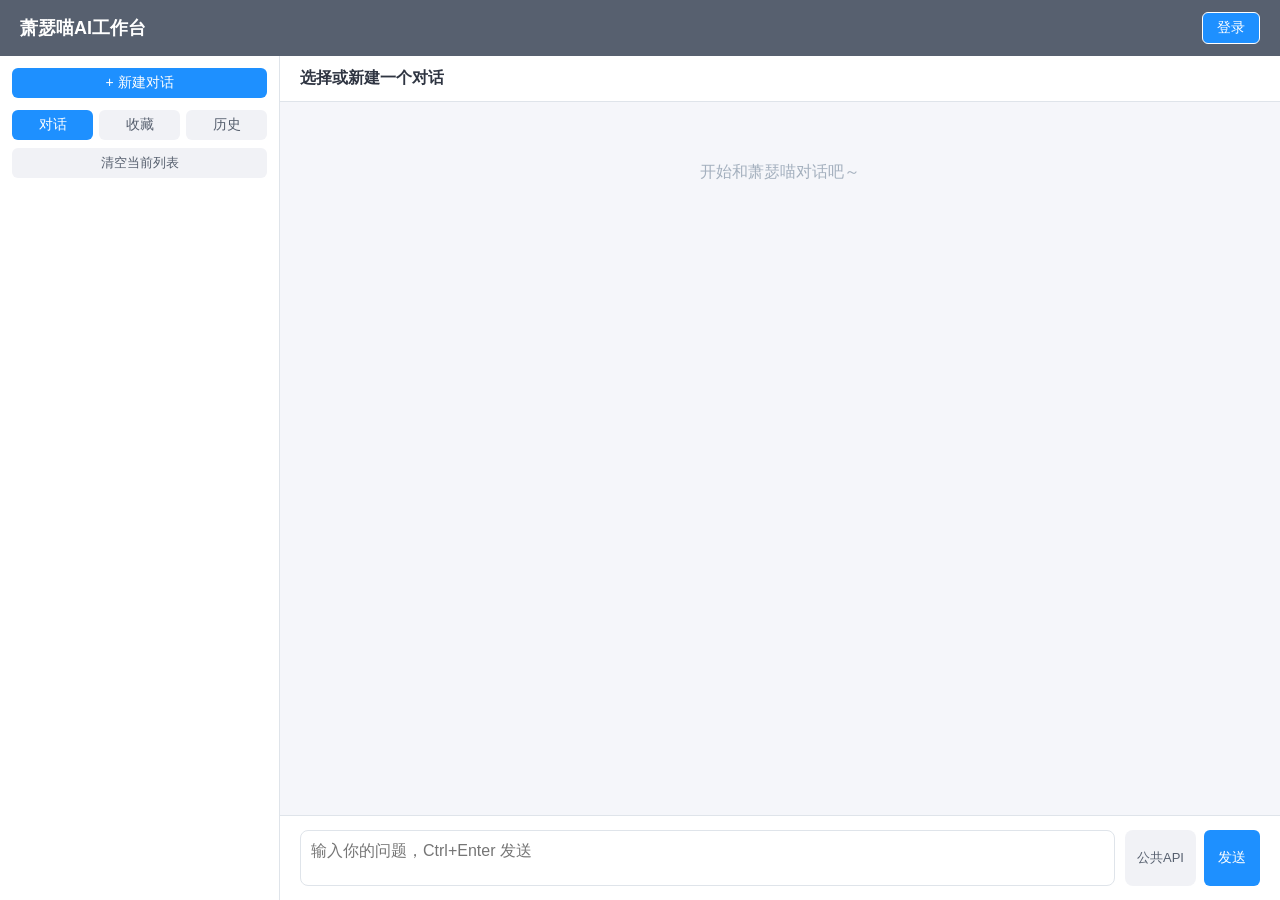
<file: xiaosemiao_ai/html/index.html>
<!DOCTYPE html>
<html lang="zh-CN">
<head>
<meta charset="UTF-8">
<meta name="viewport" content="width=device-width, initial-scale=1.0, maximum-scale=1.0, user-scalable=no">
<title>萧瑟喵AI工作台</title>
<style>
  * { box-sizing: border-box; margin: 0; padding: 0; }
  body { font-family: "Microsoft YaHei", "PingFang SC", sans-serif; background: #f5f6fa; color: #2f3542; }
  #app { display: flex; height: 100vh; flex-direction: column; }
  header { display: flex; align-items: center; justify-content: space-between; padding: 12px 20px;
           background: #57606f; color: #fff; }
  header h1 { font-size: 18px; }
  #user-bar { display: flex; align-items: center; gap: 12px; font-size: 14px; }
  .avatar { width: 36px; height: 36px; border-radius: 50%; overflow: hidden; background: #1e90ff;
            color: #fff; cursor: pointer; flex: none; }
  .avatar img { width: 100%; height: 100%; object-fit: cover; display: none; }
  .avatar span { display: none; align-items: center; justify-content: center; width: 100%; height: 100%;
                 font-size: 16px; font-weight: bold; }
  button { cursor: pointer; border: none; border-radius: 6px; padding: 6px 14px; font-size: 14px; }
  button.primary { background: #1e90ff; color: #fff; }
  button.danger { background: #ff4757; color: #fff; }
  button.ghost { background: transparent; color: #fff; border: 1px solid #fff; }
  button.ghost-dark { background: #f1f2f6; color: #57606f; }
  button.ghost-dark:hover { background: #dfe4ea; }
  button:disabled { opacity: .6; cursor: not-allowed; }
  main { flex: 1; display: flex; overflow: hidden; }
  aside { width: 280px; background: #fff; border-right: 1px solid #dfe4ea; display: flex; flex-direction: column; }
  #new-chat { margin: 12px; background: #1e90ff; color: #fff; }
  #tabs { display: flex; padding: 0 12px; gap: 6px; }
  #tabs button { flex: 1; background: #f1f2f6; color: #57606f; }
  #tabs button.active { background: #1e90ff; color: #fff; }
  #list-toolbar { padding: 8px 12px 4px; }
  #clear-btn { width: 100%; background: #f1f2f6; color: #57606f; font-size: 13px; }
  #clear-btn:hover { background: #ff4757; color: #fff; }
  #side-list { flex: 1; overflow-y: auto; padding: 8px; list-style: none; }
  #side-list li { display: flex; align-items: center; padding: 10px; border-radius: 6px; cursor: pointer;
                  border-bottom: 1px solid #f1f2f6; }
  #side-list li:hover { background: #f1f2f6; }
  #side-list li.empty { display: block; text-align: center; color: #a4b0be; cursor: default; }
  .side-text { flex: 1; min-width: 0; }
  .side-text .meta { font-size: 12px; color: #a4b0be; margin-top: 4px; }
  .side-del { flex: none; background: transparent; color: #a4b0be; font-size: 18px; line-height: 1;
              padding: 2px 8px; border-radius: 4px; }
  .side-del:hover { background: #ff4757; color: #fff; }
  .side-edit { flex: none; background: transparent; color: #a4b0be; font-size: 14px; line-height: 1;
               padding: 2px 8px; border-radius: 4px; }
  .side-edit:hover { background: #1e90ff; color: #fff; }
  #chat-panel { flex: 1; display: flex; flex-direction: column; }
  #chat-title { padding: 12px 20px; background: #fff; border-bottom: 1px solid #dfe4ea; display: flex;
                align-items: center; justify-content: space-between; }
  .title-wrap { display: flex; align-items: center; gap: 8px; min-width: 0; }
  .title-wrap strong { overflow: hidden; text-overflow: ellipsis; white-space: nowrap; }
  .back-btn { display: none; background: transparent; color: #57606f; font-size: 22px; line-height: 1;
              padding: 2px 10px; border-radius: 4px; }
  .back-btn:hover { background: #dfe4ea; }
  .title-rename { background: transparent; color: #a4b0be; font-size: 15px; padding: 2px 8px; border-radius: 4px; }
  .title-rename:hover { background: #1e90ff; color: #fff; }
  .title-actions { display: flex; align-items: center; gap: 8px; position: relative; }
  .title-role { background: transparent; color: #a4b0be; font-size: 17px; padding: 2px 8px; border-radius: 4px;
                line-height: 1.2; }
  .title-role:hover { background: #1e90ff; color: #fff; }
  .title-role.active { color: #1e90ff; }
  .role-menu { position: absolute; top: calc(100% + 8px); right: 0; background: #fff; border: 1px solid #dfe4ea;
               border-radius: 8px; box-shadow: 0 4px 14px rgba(0,0,0,.12); min-width: 150px; padding: 4px; z-index: 70; }
  .role-menu-item { padding: 10px 14px; font-size: 14px; color: #2f3542; cursor: pointer; border-radius: 6px; }
  .role-menu-item:hover { background: #f1f2f6; color: #1e90ff; }
  .user-menu { position: absolute; top: calc(100% + 8px); right: 0; background: #fff; border: 1px solid #dfe4ea;
               border-radius: 8px; box-shadow: 0 4px 14px rgba(0,0,0,.12); min-width: 170px; padding: 4px; z-index: 70; }
  .user-menu-item { padding: 10px 14px; font-size: 14px; color: #2f3542; cursor: pointer; border-radius: 6px;
                    display: flex; align-items: center; gap: 8px; }
  .user-menu-item:hover { background: #f1f2f6; color: #1e90ff; }
  .user-menu-item .menu-icon { font-size: 15px; width: 18px; text-align: center; color: #a4b0be; }
  #user-bar { position: relative; }
  .input-actions { position: relative; display: flex; align-items: stretch; gap: 8px; }
  .model-picker { position: relative; display: flex; align-items: stretch; gap: 6px; }
  .model-preview-btn { background: #f1f2f6; color: #57606f; border-radius: 8px; padding: 0 12px;
                       max-width: 170px; font-size: 13px; overflow: hidden; }
  .model-preview-btn span { display: block; overflow: hidden; text-overflow: ellipsis; white-space: nowrap; }
  .model-preview-btn:hover { background: #dfe4ea; }
  .ds-caret { width: 34px; background: #eef5ff; color: #1e90ff; border-radius: 8px; padding: 0;
              font-size: 12px; line-height: 1; }
  .ds-caret:hover { background: #1e90ff; color: #fff; }
  .model-menu { position: absolute; bottom: calc(100% + 8px); right: 0; background: #fff; border: 1px solid #dfe4ea;
                border-radius: 8px; box-shadow: 0 4px 14px rgba(0,0,0,.12); min-width: 240px; max-width: 80vw;
                padding: 4px; z-index: 70; }
  .model-menu-item { padding: 10px 12px; border-radius: 6px; cursor: pointer; }
  .model-menu-item:hover { background: #f1f2f6; }
  .model-menu-item.active { background: #eef5ff; }
  .model-menu-item .model-name { font-size: 14px; color: #2f3542; font-weight: bold; }
  .model-menu-item.active .model-name { color: #1e90ff; }
  .model-menu-item .model-detail { font-size: 12px; color: #a4b0be; margin-top: 2px; word-break: break-all; }
  .model-menu-item + .model-menu-item { border-top: 1px solid #f1f2f6; margin-top: 2px; padding-top: 8px; }
  #ds-model-menu { min-width: 220px; }
  .card textarea { width: 100%; padding: 10px; border: 1px solid #dfe4ea; border-radius: 8px; font-size: 14px;
                   font-family: inherit; resize: vertical; min-height: 120px; margin-bottom: 12px; }
  .role-tip { font-size: 12px; color: #a4b0be; margin-bottom: 12px; line-height: 1.5; }
  #messages { flex: 1; overflow-y: auto; padding: 20px; }
  .msg { max-width: 70%; margin-bottom: 14px; padding: 10px 14px; border-radius: 10px; line-height: 1.6;
         white-space: pre-wrap; word-break: break-word; }
  .msg.user { background: #1e90ff; color: #fff; margin-left: auto; width: fit-content; }
  .msg.assistant { background: #fff; border: 1px solid #dfe4ea; }
  .msg.error { background: #ffebee; color: #c0392b; border: 1px solid #f5c6cb; }
  #input-row { display: flex; gap: 10px; padding: 14px 20px; background: #fff; border-top: 1px solid #dfe4ea; }
  #message-input { flex: 1; resize: none; height: 56px; padding: 10px; border: 1px solid #dfe4ea;
                   border-radius: 8px; font-size: 16px; font-family: inherit; }
  .overlay { position: fixed; inset: 0; background: rgba(0,0,0,.45); display: none; align-items: center;
             justify-content: center; z-index: 100; }
  #login-mask { align-items: center; justify-content: center; }
  .card { width: 360px; background: #fff; border-radius: 12px; padding: 28px; }
  .card h2 { text-align: center; margin-bottom: 18px; }
  .card input { width: 100%; padding: 10px; margin-bottom: 12px; border: 1px solid #dfe4ea;
                border-radius: 8px; font-size: 16px; }
  .pwd-wrap { position: relative; }
  .pwd-wrap input { padding-right: 44px; }
  .pwd-eye { position: absolute; right: 4px; top: 50%; transform: translateY(-50%);
             background: transparent; border: none; font-size: 18px; cursor: pointer;
             padding: 6px; color: #a4b0be; line-height: 1; }
  .pwd-eye:hover { color: #2f3542; }
  .card .row { display: flex; justify-content: center; gap: 10px; }
  .tip { text-align: center; margin-top: 12px; font-size: 13px; color: #1e90ff; cursor: pointer; }
  .card-head { display: flex; justify-content: space-between; align-items: center; margin-bottom: 12px; }
  .card-head h2 { margin-bottom: 0; }
  .login-tabs { display: flex; margin-bottom: 16px; border-bottom: 1px solid #dfe4ea; }
  .login-tabs button { flex: 1; background: transparent; color: #57606f; border-radius: 0; padding: 8px 0;
                       border-bottom: 2px solid transparent; font-size: 15px; }
  .login-tabs button.active { color: #1e90ff; border-bottom-color: #1e90ff; font-weight: bold; }
  #login-btn { background: #1e90ff; color: #fff; }
  #login-btn:hover { background: #ff4757; color: #fff; }
  #submit-btn:hover { background: #ff4757; color: #fff; }
  .login-hint { text-align: center; margin-top: 10px; font-size: 12px; color: #a4b0be; }
  .login-error { text-align: center; margin-top: 10px; font-size: 13px; color: #e84118;
                 background: #ffebee; border: 1px solid #f5c6cb; border-radius: 6px; padding: 8px 10px; }
  .empty { color: #a4b0be; text-align: center; padding: 40px 0; }
  #toast { position: fixed; top: 24px; left: 50%; transform: translateX(-50%); background: rgba(0,0,0,.78);
           color: #fff; padding: 10px 20px; border-radius: 8px; display: none; z-index: 999; font-size: 14px;
           max-width: 80vw; }
  .close-x { cursor: pointer; font-size: 24px; line-height: 1; color: #a4b0be; }
  .close-x:hover { color: #2f3542; }
  .confirm-card { width: 320px; }
  .confirm-card p { text-align: center; margin-bottom: 18px; color: #57606f; line-height: 1.6; }

  /* ===== 移动端适配（自动检测，屏幕宽度 <= 768px 生效）===== */
  @media (max-width: 768px) {
    header { padding: 10px 14px; }
    header h1 { font-size: 16px; }
    #user-bar { gap: 8px; font-size: 13px; }
    .avatar { width: 30px; height: 30px; }
    .back-btn { display: inline-block; }
    .overlay .card { width: calc(100% - 24px); }
    /* 登录/注册弹窗：小屏与横屏下卡片可滚动，避免关闭按钮/提交按钮被裁掉 */
    .overlay .card { max-height: 86vh; overflow-y: auto; -webkit-overflow-scrolling: touch; }
    .card { padding: 20px 16px; }
    .card-head { margin-bottom: 10px; }
    .login-tabs { margin-bottom: 12px; }
    .msg { max-width: 85%; }
    #chat-title { padding: 10px 12px; }
    #messages { padding: 12px; }
    #input-row { padding: 10px 12px; }
    #message-input { font-size: 16px; }
    .model-preview-btn { max-width: 110px; font-size: 12px; }

    /* 手机端采用「列表屏 / 聊天屏」两屏互斥布局 */
    aside { width: 100%; flex: 1; border-right: none; }
    #chat-panel { position: fixed; inset: 0; width: 100%; height: 100%; z-index: 60;
                  background: #f5f6fa; display: none; }
    #app.show-chat #chat-panel { display: flex; }
    #app.show-chat aside { display: none; }
    .title-wrap strong { max-width: 52vw; }
  }
</style>
</head>
<body>
<div id="toast"></div>

<div id="login-mask" class="overlay">
  <div class="card">
    <div class="card-head">
      <h2 id="form-title">登录</h2>
      <span class="close-x" id="login-close-btn" title="关闭">×</span>
    </div>
    <div class="login-tabs">
      <button type="button" id="tab-login" class="active">登录</button>
      <button type="button" id="tab-register">注册</button>
    </div>
    <input id="username" placeholder="用户名（2-32 个字符）" autocomplete="username">
    <div class="pwd-wrap">
      <input id="password" type="password" placeholder="密码（至少 6 位）" autocomplete="current-password">
      <button type="button" class="pwd-eye" data-target="password" title="显示/隐藏密码">&#128065;</button>
    </div>
    <div class="pwd-wrap" id="confirm-pwd-wrap" style="display:none">
      <input id="confirm-password" type="password" placeholder="确认密码" autocomplete="new-password">
      <button type="button" class="pwd-eye" data-target="confirm-password" title="显示/隐藏密码">&#128065;</button>
    </div>
    <div class="row"><button class="primary" id="submit-btn" style="width:100%">登录</button></div>
    <div class="login-error" id="login-error" style="display:none"></div>
    <div class="login-hint" id="login-hint">登录后可使用对话、收藏、历史记录等功能</div>
  </div>
</div>

<div id="confirm-mask" class="overlay">
  <div class="card confirm-card">
    <h2>提示</h2>
    <p id="confirm-text">确定要执行该操作吗？</p>
    <div class="row">
      <button class="danger" id="confirm-ok-btn">确定</button>
      <button class="ghost-dark" id="confirm-cancel-btn">取消</button>
    </div>
  </div>
</div>

<div id="rename-mask" class="overlay">
  <div class="card confirm-card">
    <h2>修改会话名称</h2>
    <input id="rename-input" maxlength="200" placeholder="请输入新的会话名称">
    <div class="row">
      <button class="primary" id="rename-ok-btn">确定</button>
      <button class="ghost-dark" id="rename-cancel-btn">取消</button>
    </div>
  </div>
</div>

<div id="role-mask" class="overlay">
  <div class="card">
    <div class="card-head">
      <h2>角色设定</h2>
      <span class="close-x" id="role-close-btn" title="关闭">×</span>
    </div>
    <textarea id="role-input" rows="6" placeholder="例如：你是一位资深的 Python 工程师，回答要简洁、专业、使用中文……"></textarea>
    <div class="role-tip">该设定会作为 system 指令随每次提问发送给 AI，并保存在本会话记录中，可随时修改或清除。</div>
    <div class="row">
      <button class="primary" id="role-save-btn">保存</button>
      <button class="ghost-dark" id="role-clear-btn">清除设定</button>
    </div>
  </div>
</div>


<div id="app">
  <header>
    <h1>萧瑟喵AI工作台</h1>
    <div id="user-bar">
      <button class="ghost" id="login-btn" style="display:none">登录</button>
      <span id="user-name"></span>
      <div class="avatar" id="avatar-wrap" title="用户菜单" style="display:none">
        <img id="user-avatar" alt="">
        <span id="avatar-fallback"></span>
      </div>
      <button class="ghost" id="logout-btn" style="display:none">退出登录</button>
      <div class="user-menu" id="user-menu" style="display:none">
        <div class="user-menu-item" id="user-menu-manage"><span class="menu-icon">&#9787;</span>用户管理</div>
        <div class="user-menu-item" id="user-menu-settings"><span class="menu-icon">&#9881;</span>设置</div>
      </div>
    </div>
  </header>
  <main>
    <aside>
      <button id="new-chat">+ 新建对话</button>
      <div id="tabs">
        <button data-tab="chats" class="active">对话</button>
        <button data-tab="favorites">收藏</button>
        <button data-tab="history">历史</button>
      </div>
      <div id="list-toolbar"><button id="clear-btn">清空当前列表</button></div>
      <ul id="side-list"></ul>
    </aside>
    <section id="chat-panel">
      <div id="chat-title">
        <div class="title-wrap">
          <button class="back-btn" id="back-btn" title="返回列表">&#8592;</button>
          <strong id="title-text">选择或新建一个对话</strong>
          <button class="title-rename" id="rename-current-btn" title="修改会话名称" style="display:none">&#9998;</button>
        </div>
        <div class="title-actions">
          <button class="title-role" id="role-btn" title="会话设置" style="display:none">&#9881;</button>
          <button class="primary" id="fav-btn" style="display:none">收藏</button>
          <div class="role-menu" id="role-menu" style="display:none">
            <div class="role-menu-item" id="role-menu-persona">角色设定</div>
          </div>
        </div>
      </div>
      <div id="messages"><div class="empty">开始和萧瑟喵对话吧～</div></div>
      <div id="input-row">
        <textarea id="message-input" placeholder="输入你的问题，Ctrl+Enter 发送"></textarea>
        <div class="input-actions">
          <div class="model-picker">
            <button class="model-preview-btn" id="model-preview-btn" title="当前使用的大模型，点击切换">
              <span id="model-preview">公共API</span>
            </button>
            <button class="ds-caret" id="ds-caret" title="选择具体模型" style="display:none">&#9650;</button>
            <div class="model-menu" id="model-menu" style="display:none"></div>
            <div class="model-menu" id="ds-model-menu" style="display:none"></div>
          </div>
          <button class="primary" id="send-btn">发送</button>
        </div>
      </div>
    </section>
  </main>
</div>

<script>
var token = localStorage.getItem("token") || "";
var currentChatId = null;
var currentTab = "chats";
var streaming = false;
var confirmOkHandler = null;
var renameChatId = null;
var userInfo = null;
var currentRole = "";
var llmCfg = null;
var activeProvider = localStorage.getItem("llm_active_provider") || "";
var activeBaseUrl = localStorage.getItem("llm_active_base_url") || "";
var activeModel = localStorage.getItem("llm_active_model") || "";
var sessionChatIds = [];
try { sessionChatIds = JSON.parse(sessionStorage.getItem("session_chat_ids") || "[]") || []; } catch (e) { sessionChatIds = []; }
try { userInfo = JSON.parse(localStorage.getItem("userInfo") || "null"); } catch (e) { userInfo = null; }

function saveSessionChatIds() {
  sessionStorage.setItem("session_chat_ids", JSON.stringify(sessionChatIds));
}

function addSessionChatId(id) {
  if (sessionChatIds.indexOf(id) < 0) {
    sessionChatIds.push(id);
    saveSessionChatIds();
  }
}

function $(id) { return document.getElementById(id); }

function toast(msg) {
  var t = $("toast");
  t.textContent = msg;
  t.style.display = "block";
  clearTimeout(toast._timer);
  toast._timer = setTimeout(function () { t.style.display = "none"; }, 2200);
}

function api(path, options) {
  options = options || {};
  options.headers = options.headers || {};
  options.headers["Content-Type"] = "application/json";
  if (token) { options.headers["Authorization"] = token; }
  return fetch(path, options).then(function (resp) {
    return resp.json().catch(function () { return { code: -1, message: "响应解析失败" }; });
  });
}

// ===== 移动端自动检测与屏幕切换 =====
function isMobile() {
  return window.matchMedia("(max-width: 768px)").matches;
}

function showChatScreen() {
  if (isMobile()) { $("app").classList.add("show-chat"); }
}

function showListScreen() {
  $("app").classList.remove("show-chat");
}

$("back-btn").addEventListener("click", showListScreen);

window.matchMedia("(max-width: 768px)").addEventListener("change", function (e) {
  if (!e.matches) { showListScreen(); } // 切回桌面宽度时恢复左右布局
});

function showApp() {
  $("login-mask").style.display = "none";
  $("app").style.display = "flex";
}

// ===== 登录 / 注册弹窗 =====
function openLoginModal() {
  setLoginMode(false);
  $("login-mask").style.display = "flex";
  setTimeout(function () { $("username").focus(); }, 50);
}

function closeLoginModal() {
  $("login-mask").style.display = "none";
}

function setLoginMode(register) {
  isRegister = !!register;
  setLoginError(null);
  $("tab-login").classList.toggle("active", !isRegister);
  $("tab-register").classList.toggle("active", isRegister);
  $("form-title").textContent = isRegister ? "注册" : "登录";
  $("submit-btn").textContent = isRegister ? "注册" : "登录";
  $("confirm-pwd-wrap").style.display = isRegister ? "block" : "none";
  $("login-hint").textContent = isRegister
    ? "注册后即可登录使用对话功能"
    : "登录后可使用对话、收藏、历史记录等功能";
}

function requireLogin() {
  if (token) { return true; }
  toast("请先登录后再使用该功能");
  openLoginModal();
  return false;
}

function logout() {
  token = "";
  localStorage.removeItem("token");
  sessionStorage.removeItem("llm_api_key_temp");
  localStorage.removeItem("llm_active_provider");
  localStorage.removeItem("llm_active_base_url");
  localStorage.removeItem("llm_active_model");
  activeProvider = "";
  activeBaseUrl = "";
  activeModel = "";
  sessionChatIds = [];
  sessionStorage.removeItem("session_chat_ids");
  setUserInfo(null);
  llmCfg = null;
  resetChatPanel();
  closeLoginModal();
  $("user-menu").style.display = "none";
  $("model-menu").style.display = "none";
  $("ds-model-menu").style.display = "none";
  $("side-list").innerHTML = "";
  renderModelPreview();
}

function askConfirm(text, onOk) {
  $("confirm-text").textContent = text;
  confirmOkHandler = onOk || null;
  $("confirm-mask").style.display = "flex";
}

$("confirm-ok-btn").addEventListener("click", function () {
  $("confirm-mask").style.display = "none";
  var fn = confirmOkHandler;
  confirmOkHandler = null;
  if (fn) { fn(); }
});

$("confirm-cancel-btn").addEventListener("click", function () {
  $("confirm-mask").style.display = "none";
  confirmOkHandler = null;
});

$("confirm-mask").addEventListener("click", function (e) {
  if (e.target === this) { $("confirm-mask").style.display = "none"; confirmOkHandler = null; }
});

function askRename(chatId, currentTitle) {
  renameChatId = chatId;
  $("rename-input").value = currentTitle || "";
  $("rename-mask").style.display = "flex";
  setTimeout(function () { $("rename-input").focus(); $("rename-input").select(); }, 50);
}

function closeRename() {
  $("rename-mask").style.display = "none";
  renameChatId = null;
}

$("rename-ok-btn").addEventListener("click", async function () {
  var title = $("rename-input").value.trim();
  var cid = renameChatId;
  closeRename();
  if (!title || !cid) { return; }
  var resp = await api("/api/chat/title?chat_id=" + cid, {
    method: "PUT",
    body: JSON.stringify({ title: title })
  });
  if (resp.code !== 0) { toast(resp.message); return; }
  toast("名称已修改");
  if (currentChatId === cid) { $("title-text").textContent = title; }
  loadList(currentTab);
});

$("rename-cancel-btn").addEventListener("click", closeRename);
$("rename-mask").addEventListener("click", function (e) { if (e.target === this) { closeRename(); } });

function resetChatPanel() {
  currentChatId = null;
  currentRole = "";
  $("title-text").textContent = "选择或新建一个对话";
  $("fav-btn").style.display = "none";
  $("rename-current-btn").style.display = "none";
  $("role-btn").style.display = "none";
  $("role-menu").style.display = "none";
  $("messages").innerHTML = '<div class="empty">选择左侧对话开始聊天</div>';
  showListScreen();
}

function setUserInfo(u) {
  userInfo = u || null;
  if (userInfo) { localStorage.setItem("userInfo", JSON.stringify(userInfo)); }
  else { localStorage.removeItem("userInfo"); }
  renderUserBar();
}

function initialChar(u) {
  return ((u.nickname || u.username || "喵").trim()[0] || "喵").toUpperCase();
}

function renderUserBar() {
  var loggedIn = !!userInfo && !!token;
  $("login-btn").style.display = loggedIn ? "none" : "inline-block";
  $("user-name").style.display = loggedIn ? "inline" : "none";
  $("avatar-wrap").style.display = loggedIn ? "block" : "none";
  $("logout-btn").style.display = loggedIn ? "inline-block" : "none";
  var u = userInfo || {};
  $("user-name").textContent = u.nickname || u.username || "";
  var img = $("user-avatar"), fb = $("avatar-fallback");
  if (u.avatar) {
    img.src = u.avatar;
    img.style.display = "block";
    fb.style.display = "none";
  } else {
    img.style.display = "none";
    img.removeAttribute("src");
    fb.textContent = initialChar(u);
    fb.style.display = "flex";
  }
}

$("user-avatar").addEventListener("error", function () {
  $("user-avatar").style.display = "none";
  var fb = $("avatar-fallback");
  fb.textContent = initialChar(userInfo || {});
  fb.style.display = "flex";
});

// ===== 头像下拉菜单：用户管理 / 设置 =====
$("avatar-wrap").addEventListener("click", function (e) {
  e.stopPropagation();
  if (!requireLogin()) { return; }
  var m = $("user-menu");
  m.style.display = m.style.display === "block" ? "none" : "block";
});

document.addEventListener("click", function () {
  $("user-menu").style.display = "none";
  $("model-menu").style.display = "none";
});
$("user-menu").addEventListener("click", function (e) { e.stopPropagation(); });

$("user-menu-manage").addEventListener("click", function () {
  $("user-menu").style.display = "none";
  window.location.href = "/user";
});

$("user-menu-settings").addEventListener("click", function () {
  $("user-menu").style.display = "none";
  window.location.href = "/settings";
});

$("rename-current-btn").addEventListener("click", function () {
  if (currentChatId) { askRename(currentChatId, $("title-text").textContent); }
});


var isRegister = false;
$("tab-login").addEventListener("click", function () { setLoginMode(false); });
$("tab-register").addEventListener("click", function () { setLoginMode(true); });
$("login-close-btn").addEventListener("click", closeLoginModal);
$("login-mask").addEventListener("click", function (e) { if (e.target === this) { closeLoginModal(); } });
$("login-btn").addEventListener("click", openLoginModal);
$("submit-btn").addEventListener("click", submitLogin);
document.addEventListener("keydown", function (e) { if (e.key === "Escape") { closeLoginModal(); } });
$("username").addEventListener("keydown", function (e) { if (e.key === "Enter") { submitLogin(); } });
$("password").addEventListener("keydown", function (e) { if (e.key === "Enter") { submitLogin(); } });
$("confirm-password").addEventListener("keydown", function (e) { if (e.key === "Enter") { submitLogin(); } });

// 密码显示/隐藏切换（登录/注册）
document.querySelectorAll(".pwd-eye").forEach(function (btn) {
  btn.addEventListener("click", function () {
    var input = document.getElementById(btn.getAttribute("data-target"));
    if (!input) { return; }
    var show = input.type === "password";
    input.type = show ? "text" : "password";
    btn.innerHTML = show ? "&#128064;" : "&#128065;";
  });
});

function setLoginError(msg) {
  var el = $("login-error");
  if (msg) { el.textContent = msg; el.style.display = "block"; }
  else { el.textContent = ""; el.style.display = "none"; }
}

async function submitLogin() {
  setLoginError(null);
  var username = $("username").value.trim();
  var password = $("password").value;
  if (!username || !password) { setLoginError("请输入用户名和密码"); return; }
  if (isRegister) {
    if (username.length < 2) { setLoginError("用户名至少 2 个字符"); return; }
    if (password.length < 6) { setLoginError("密码至少 6 位"); return; }
    if (password !== $("confirm-password").value) { setLoginError("两次输入的密码不一致"); return; }
  }
  var btn = $("submit-btn");
  btn.disabled = true;
  try {
    var path = isRegister ? "/api/user/register" : "/api/user/login";
    var resp = await api(path, { method: "POST", body: JSON.stringify({ username: username, password: password }) });
    if (resp.code !== 0) {
      // 账号或密码错误等校验失败：在弹窗内直接提示
      var msg = resp.message || "操作失败，请重试";
      setLoginError(msg);
      toast(msg);
      $("password").focus();
      $("password").select();
      return;
    }
    if (isRegister) {
      toast("注册成功，请登录");
      $("username").value = username;
      $("password").value = "";
      $("confirm-password").value = "";
      setLoginMode(false);
      $("password").focus();
      return;
    }
    token = resp.data.token;
    localStorage.setItem("token", token);
    sessionStorage.removeItem("llm_api_key_temp");
    localStorage.removeItem("llm_active_provider");
    localStorage.removeItem("llm_active_base_url");
    localStorage.removeItem("llm_active_model");
    activeProvider = "";
    activeBaseUrl = "";
    activeModel = "";
    // 每次登录开启新的会话：对话列表只显示本次登录创建的会话
    sessionChatIds = [];
    saveSessionChatIds();
    setUserInfo(resp.data.user);
    closeLoginModal();
    loadList("chats");
    loadLlmConfig();
    renderModelPreview();
  } catch (e) {
    setLoginError("网络错误，请检查服务是否已启动：" + e.message);
  } finally {
    btn.disabled = false;
  }
}

$("logout-btn").addEventListener("click", async function () {
  await api("/api/user/logout", { method: "POST" });
  logout();
});

$("new-chat").addEventListener("click", function () {
  if (!requireLogin()) { return; }
  currentChatId = null;
  currentRole = "";
  $("title-text").textContent = "新对话";
  $("fav-btn").style.display = "none";
  $("rename-current-btn").style.display = "none";
  $("role-btn").style.display = "none";
  $("role-menu").style.display = "none";
  $("messages").innerHTML = '<div class="empty">输入内容开始新对话</div>';
  showChatScreen();
});

Array.prototype.forEach.call(document.querySelectorAll("#tabs button"), function (btn) {
  btn.addEventListener("click", function () {
    Array.prototype.forEach.call(document.querySelectorAll("#tabs button"), function (b) {
      b.classList.remove("active");
    });
    btn.classList.add("active");
    currentTab = btn.getAttribute("data-tab");
    loadList(currentTab);
  });
});

$("clear-btn").addEventListener("click", function () {
  // 游客：清空列表为登录后功能，静默忽略
  if (!token) { return; }
  var map = {
    chats: { text: "确定要清空全部对话吗？此操作不可恢复！", path: "/api/chat/clear" },
    favorites: { text: "确定要清空全部收藏吗？", path: "/api/favorite/clear" },
    history: { text: "确定要清空全部浏览历史吗？", path: "/api/history/clear" }
  };
  var cfg = map[currentTab];
  askConfirm(cfg.text, function () {
    api(cfg.path, { method: "DELETE" }).then(function (resp) {
      if (resp.code !== 0) { toast(resp.message); return; }
      toast("已清空");
      resetChatPanel();
      loadList(currentTab);
    });
  });
});

function deleteSideItem(chatId) {
  var path;
  if (currentTab === "chats") { path = "/api/chat/delete?chat_id=" + chatId; }
  else if (currentTab === "favorites") { path = "/api/favorite/remove?chat_id=" + chatId; }
  else { path = "/api/history/delete?chat_id=" + chatId; }
  api(path, { method: "DELETE" }).then(function (resp) {
    if (resp.code !== 0) { toast(resp.message); return; }
    toast("删除成功");
    if (currentChatId === chatId) { resetChatPanel(); }
    loadList(currentTab);
  });
}

function renderSide(list) {
  var ul = $("side-list");
  ul.innerHTML = "";
  if (!list || !list.length) {
    ul.innerHTML = '<li class="empty">暂无数据</li>';
    return;
  }
  list.forEach(function (item) {
    var li = document.createElement("li");
    var content = document.createElement("div");
    content.className = "side-text";
    content.innerHTML = "<div>" + escapeHtml(item.title) + "</div>" +
      '<div class="meta">' + new Date(item.created_at).toLocaleString() + "</div>";
    li.appendChild(content);
    var edit = document.createElement("button");
    edit.className = "side-edit";
    edit.innerHTML = "&#9998;";
    edit.title = "重命名";
    edit.addEventListener("click", function (e) {
      e.stopPropagation();
      askRename(item.id, item.title);
    });
    li.appendChild(edit);
    var del = document.createElement("button");
    del.className = "side-del";
    del.textContent = "×";
    del.title = "删除";
    del.addEventListener("click", function (e) {
      e.stopPropagation();
      var label = currentTab === "chats" ? "这条对话" : currentTab === "favorites" ? "这条收藏" : "这条浏览记录";
      askConfirm("确定要删除" + label + "吗？", function () { deleteSideItem(item.id); });
    });
    li.appendChild(del);
    li.addEventListener("click", function () { openChat(item.id); });
    ul.appendChild(li);
  });
}

function loadList(tab) {
  // 游客：静默显示空列表，不弹登录框、不请求接口
  if (!token) { renderSide([]); return; }
  var path = "/api/chat/list?page=1&size=50";
  if (tab === "favorites") { path = "/api/favorite/list?page=1&size=50"; }
  if (tab === "history") { path = "/api/history/list?page=1&size=50"; }
  api(path).then(function (resp) {
    if (resp.code !== 0) { toast(resp.message); return; }
    var items = resp.data.items || [];
    // 对话列表只显示本次登录创建的会话；收藏/历史不受影响
    if (tab === "chats") {
      items = items.filter(function (it) { return sessionChatIds.indexOf(it.id) >= 0; });
    }
    renderSide(items);
  });
}

function openChat(chatId) {
  if (!requireLogin()) { return; }
  currentChatId = chatId;
  $("rename-current-btn").style.display = "inline-block";
  showChatScreen();
  api("/api/chat/detail?chat_id=" + chatId).then(function (resp) {
    if (resp.code !== 0) { toast(resp.message); return; }
    var data = resp.data;
    $("title-text").textContent = data.title;
    currentRole = data.system_prompt || "";
    $("role-btn").style.display = "inline-block";
    $("role-btn").classList.toggle("active", !!currentRole);
    $("role-menu").style.display = "none";
    // 打开会话即显示收藏按钮（默认未收藏），再根据检查结果更新
    $("fav-btn").style.display = "inline-block";
    $("fav-btn").textContent = "收藏";
    $("fav-btn").dataset.favorited = "0";
    renderMessages(data.messages);
    api("/api/history/add", { method: "POST", body: JSON.stringify({ chat_id: chatId }) }).then(function (r) {
      if (r.code === 0 && currentTab === "history") { loadList("history"); }
    });
    api("/api/favorite/check?chat_id=" + chatId).then(function (r) {
      if (r.code === 0) {
        $("fav-btn").style.display = "inline-block";
        $("fav-btn").textContent = r.data.favorited ? "取消收藏" : "收藏";
        $("fav-btn").dataset.favorited = r.data.favorited ? "1" : "0";
      }
    });
  });
}

function renderMessages(messages) {
  var box = $("messages");
  box.innerHTML = "";
  if (!messages || !messages.length) { box.innerHTML = '<div class="empty">暂无消息</div>'; return; }
  messages.forEach(function (m) { box.appendChild(messageNode(m.role, m.content)); });
  box.scrollTop = box.scrollHeight;
}

function messageNode(role, content) {
  var div = document.createElement("div");
  div.className = "msg " + (role === "user" ? "user" : role === "error" ? "error" : "assistant");
  div.textContent = content;
  return div;
}

function escapeHtml(s) {
  return String(s).replace(/&/g, "&amp;").replace(/</g, "&lt;").replace(/>/g, "&gt;");
}

$("fav-btn").addEventListener("click", async function () {
  if (!currentChatId) { return; }
  if (!requireLogin()) { return; }
  var favorited = $("fav-btn").dataset.favorited === "1";
  var path = favorited ? "/api/favorite/remove?chat_id=" + currentChatId : "/api/favorite/add";
  var resp;
  if (favorited) {
    resp = await api(path, { method: "DELETE" });
  } else {
    resp = await api(path, { method: "POST", body: JSON.stringify({ chat_id: currentChatId }) });
  }
  if (resp.code !== 0) { toast(resp.message); return; }
  $("fav-btn").textContent = favorited ? "收藏" : "取消收藏";
  $("fav-btn").dataset.favorited = favorited ? "0" : "1";
  if (currentTab === "favorites") { loadList("favorites"); }
});

// ===== 会话设置：角色设定 =====
$("role-btn").addEventListener("click", function (e) {
  e.stopPropagation();
  var menu = $("role-menu");
  menu.style.display = menu.style.display === "block" ? "none" : "block";
});

document.addEventListener("click", function () { $("role-menu").style.display = "none"; });
$("role-menu").addEventListener("click", function (e) { e.stopPropagation(); });

$("role-menu-persona").addEventListener("click", function () {
  $("role-menu").style.display = "none";
  $("role-input").value = currentRole || "";
  $("role-mask").style.display = "flex";
  setTimeout(function () { $("role-input").focus(); }, 50);
});

$("role-save-btn").addEventListener("click", async function () {
  if (!currentChatId) { return; }
  var value = $("role-input").value.trim();
  var resp = await api("/api/chat/role?chat_id=" + currentChatId, {
    method: "PUT",
    body: JSON.stringify({ system_prompt: value })
  });
  if (resp.code !== 0) { toast(resp.message); return; }
  currentRole = value;
  $("role-btn").classList.toggle("active", !!currentRole);
  $("role-mask").style.display = "none";
  toast(value ? "角色设定已保存" : "已清除角色设定");
});

$("role-clear-btn").addEventListener("click", async function () {
  if (!currentChatId) { return; }
  var resp = await api("/api/chat/role?chat_id=" + currentChatId, {
    method: "PUT",
    body: JSON.stringify({ system_prompt: "" })
  });
  if (resp.code !== 0) { toast(resp.message); return; }
  currentRole = "";
  $("role-btn").classList.toggle("active", false);
  $("role-input").value = "";
  $("role-mask").style.display = "none";
  toast("已清除角色设定");
});

$("role-close-btn").addEventListener("click", function () { $("role-mask").style.display = "none"; });
$("role-mask").addEventListener("click", function (e) { if (e.target === this) { $("role-mask").style.display = "none"; } });

// ===== 大模型选择（+ 按钮：预览 + 选择 + ▲选具体模型） =====
var DEEPSEEK_MODELS = ["deepseek-v4-pro", "deepseek-v4-flash"];

function loadLlmConfig() {
  if (!token) { return; }
  api("/api/user/settings/llm").then(function (resp) {
    if (resp.code !== 0) { return; }
    llmCfg = resp.data;
    validateActiveSelection();
    renderModelMenu();
    renderModelPreview();
  });
}

function validateActiveSelection() {
  // 若上次选择的来源已不可用（如 DeepSeek key 未保存且会话失效），自动回退公共 API
  var ok = false;
  if (!activeProvider || activeProvider === "public") {
    ok = true;
  } else if (activeProvider === "local") {
    ok = !!(llmCfg && llmCfg.llm_base_url);
  } else if (activeProvider === "deepseek") {
    ok = !!((llmCfg && llmCfg.llm_has_api_key) || sessionStorage.getItem("llm_api_key_temp"));
  }
  if (!ok) {
    activeProvider = "";
    activeBaseUrl = "";
    activeModel = "";
    localStorage.removeItem("llm_active_provider");
    localStorage.removeItem("llm_active_base_url");
    localStorage.removeItem("llm_active_model");
  }
}

function modelLabel(provider) {
  if (provider === "local") { return "本地大模型"; }
  if (provider === "deepseek") { return "DeepSeek"; }
  return "公共API";
}

function renderModelPreview() {
  var p = activeProvider || "public";
  var text;
  if (p === "public") {
    var defModel = (llmCfg && llmCfg.server_default_model) || "";
    text = "公共API" + (defModel ? " · " + defModel : "");
  } else if (p === "local") {
    text = "本地 · " + (activeModel || (llmCfg && llmCfg.llm_model) || (llmCfg && llmCfg.llm_base_url) || "默认");
  } else {
    text = "DeepSeek · " + (activeModel || (llmCfg && llmCfg.llm_model) || "deepseek-v4-flash");
  }
  $("model-preview").textContent = text;
  // 多模型来源显示 ▲，可进一步选择具体模型
  $("ds-caret").style.display = (activeProvider === "deepseek") ? "inline-block" : "none";
}

function addMenuItem(menu, name, detail, isActive, onClick) {
  var div = document.createElement("div");
  div.className = "model-menu-item" + (isActive ? " active" : "");
  var n = document.createElement("div");
  n.className = "model-name";
  n.textContent = name;
  var d = document.createElement("div");
  d.className = "model-detail";
  d.textContent = detail;
  div.appendChild(n);
  div.appendChild(d);
  div.addEventListener("click", onClick);
  menu.appendChild(div);
}

function selectProvider(provider) {
  activeProvider = provider;
  activeBaseUrl = "";
  activeModel = "";
  if (provider === "local" && llmCfg) {
    activeBaseUrl = llmCfg.llm_base_url || "";
    activeModel = llmCfg.llm_model || "";
  }
  if (provider === "deepseek") {
    activeModel = (llmCfg && llmCfg.llm_model) || "deepseek-v4-flash";
  }
  localStorage.setItem("llm_active_provider", activeProvider);
  localStorage.setItem("llm_active_base_url", activeBaseUrl);
  localStorage.setItem("llm_active_model", activeModel);
  $("model-menu").style.display = "none";
  $("ds-model-menu").style.display = "none";
  renderModelMenu();
  renderModelPreview();
  toast("已切换到：" + modelLabel(provider));
}

function renderModelMenu() {
  var menu = $("model-menu");
  menu.innerHTML = "";
  var defModel = (llmCfg && llmCfg.server_default_model) || "服务器默认";
  addMenuItem(menu, "公共API", defModel, activeProvider === "public" || !activeProvider, function () {
    selectProvider("public");
  });
  if (llmCfg && llmCfg.llm_base_url) {
    addMenuItem(menu, "本地大模型", llmCfg.llm_base_url + (llmCfg.llm_model ? " · " + llmCfg.llm_model : ""), activeProvider === "local", function () {
      selectProvider("local");
    });
  }
  var hasDsKey = (llmCfg && llmCfg.llm_has_api_key) || !!sessionStorage.getItem("llm_api_key_temp");
  if (hasDsKey) {
    addMenuItem(menu, "DeepSeek", "多个模型可选（点 ▲ 切换）", activeProvider === "deepseek", function () {
      selectProvider("deepseek");
    });
  }
}

function renderDsModelMenu() {
  var menu = $("ds-model-menu");
  menu.innerHTML = "";
  var list = DEEPSEEK_MODELS.slice();
  var saved = (llmCfg && llmCfg.llm_model) || "";
  if (saved && list.indexOf(saved) < 0) { list.unshift(saved); }
  list.forEach(function (m) {
    var detail = m === "deepseek-v4-pro" ? "V4 Pro · 深度推理" : m === "deepseek-v4-flash" ? "V4 Flash · 快速经济" : "DeepSeek 模型";
    addMenuItem(menu, m, detail, activeModel === m, function () {
      activeModel = m;
      localStorage.setItem("llm_active_model", activeModel);
      $("ds-model-menu").style.display = "none";
      renderDsModelMenu();
      renderModelPreview();
      toast("DeepSeek 模型已切换：" + m);
    });
  });
}

function toggleMenu(menuId) {
  var m = $(menuId);
  m.style.display = m.style.display === "block" ? "none" : "block";
}

$("model-preview-btn").addEventListener("click", function (e) {
  e.stopPropagation();
  renderModelMenu();
  toggleMenu("model-menu");
  $("ds-model-menu").style.display = "none";
});
$("ds-caret").addEventListener("click", function (e) {
  e.stopPropagation();
  renderDsModelMenu();
  toggleMenu("ds-model-menu");
  $("model-menu").style.display = "none";
});
$("model-menu").addEventListener("click", function (e) { e.stopPropagation(); });
$("ds-model-menu").addEventListener("click", function (e) { e.stopPropagation(); });
document.addEventListener("click", function () {
  $("model-menu").style.display = "none";
  $("ds-model-menu").style.display = "none";
});

$("send-btn").addEventListener("click", sendMessage);
$("message-input").addEventListener("keydown", function (e) {
  if (e.ctrlKey && e.key === "Enter") { sendMessage(); }
});

async function sendMessage() {
  if (streaming) { return; }
  if (!requireLogin()) { return; }
  var text = $("message-input").value.trim();
  if (!text) { return; }
  $("message-input").value = "";
  var body = currentChatId ? { chat_id: currentChatId, message: text } : { message: text };
  // 附加大模型来源选择（+ 菜单切换）
  if (activeProvider) { body.provider = activeProvider; }
  if (activeProvider === "local") {
    if (activeBaseUrl) { body.base_url = activeBaseUrl; }
    if (activeModel) { body.model = activeModel; }
  } else if (activeProvider === "deepseek") {
    if (activeModel) { body.model = activeModel; }
    // 未保存到账号时携带临时 API Key
    if (!(llmCfg && llmCfg.llm_has_api_key)) {
      var tmpKey = sessionStorage.getItem("llm_api_key_temp");
      if (tmpKey) { body.api_key = tmpKey; }
    }
  } else if (activeModel) {
    body.model = activeModel;
  }
  var box = $("messages");
  if (box.querySelector(".empty")) { box.innerHTML = ""; }
  box.appendChild(messageNode("user", text));
  var aiNode = messageNode("assistant", "");
  box.appendChild(aiNode);
  box.scrollTop = box.scrollHeight;
  streaming = true;
  $("send-btn").disabled = true;
  var receivedDone = false;
  try {
    var resp = await fetch("/api/chat/send", {
      method: "POST",
      headers: { "Content-Type": "application/json", "Authorization": token },
      body: JSON.stringify(body)
    });
    if (!resp.ok) {
      var err = await resp.json().catch(function () { return { message: "请求失败" }; });
      aiNode.className = "msg error";
      aiNode.textContent = err.message || "请求失败";
      return;
    }
    var reader = resp.body.getReader();
    var decoder = new TextDecoder("utf-8");
    var buffer = "";
    while (true) {
      var chunk = await reader.read();
      if (chunk.done) { break; }
      buffer += decoder.decode(chunk.value, { stream: true });
      var parts = buffer.split("\n\n");
      buffer = parts.pop();
      parts.forEach(function (part) {
        var line = part.split("\n").find(function (l) { return l.indexOf("data: ") === 0; });
        if (!line) { return; }
        var payload = line.slice(6).trim();
        if (payload === "[DONE]") { return; } // 结束标记，不是 JSON，直接跳过
        var data;
        try {
          data = JSON.parse(payload);
        } catch (e) {
          return; // 忽略无法解析的事件，避免中断流式显示
        }
        if (data.type === "delta") { aiNode.textContent += data.content; }
        if (data.type === "error") {
          aiNode.className = "msg error";
          aiNode.textContent = data.message;
        }
        if (data.type === "done") {
          receivedDone = true;
          currentChatId = data.chat_id;
          addSessionChatId(data.chat_id);
          // 新对话由服务端自动生成标题并回传；旧对话保持原标题不变
          if (data.title) { $("title-text").textContent = data.title; }
          $("rename-current-btn").style.display = "inline-block";
        }
        box.scrollTop = box.scrollHeight;
      });
    }
    buffer += decoder.decode();
  } catch (e) {
    // 已有内容时保留内容，仅追加提示；没内容时才显示完整错误
    if (aiNode.textContent) {
      aiNode.textContent += "\n[连接中断，正在自动同步…]";
    } else {
      aiNode.className = "msg error";
      aiNode.textContent = "网络错误：" + e.message;
    }
  } finally {
    streaming = false;
    $("send-btn").disabled = false;
    if (!receivedDone && currentChatId) {
      // 流未正常结束：自动从服务端拉取最新内容，无需手动刷新
      openChat(currentChatId);
    } else {
      box.scrollTop = box.scrollHeight;
    }
  }
  loadList("chats");
}

// 直接进入使用界面（游客模式），右上角提供登录/注册入口
showApp();
setUserInfo(null);
// 从修改密码页跳转而来：自动弹出登录框
if (location.search.indexOf("login=1") >= 0) {
  setTimeout(function () { openLoginModal(); }, 300);
}
if (token) {
  api("/api/user/info").then(function (resp) {
    if (resp.code === 0) {
      setUserInfo(resp.data);
      loadList("chats");
      loadLlmConfig();
    } else {
      // token 失效：清除本地状态，保持游客模式
      token = "";
      localStorage.removeItem("token");
      setUserInfo(null);
    }
  });
}
</script>
</body>
</html>
</file>
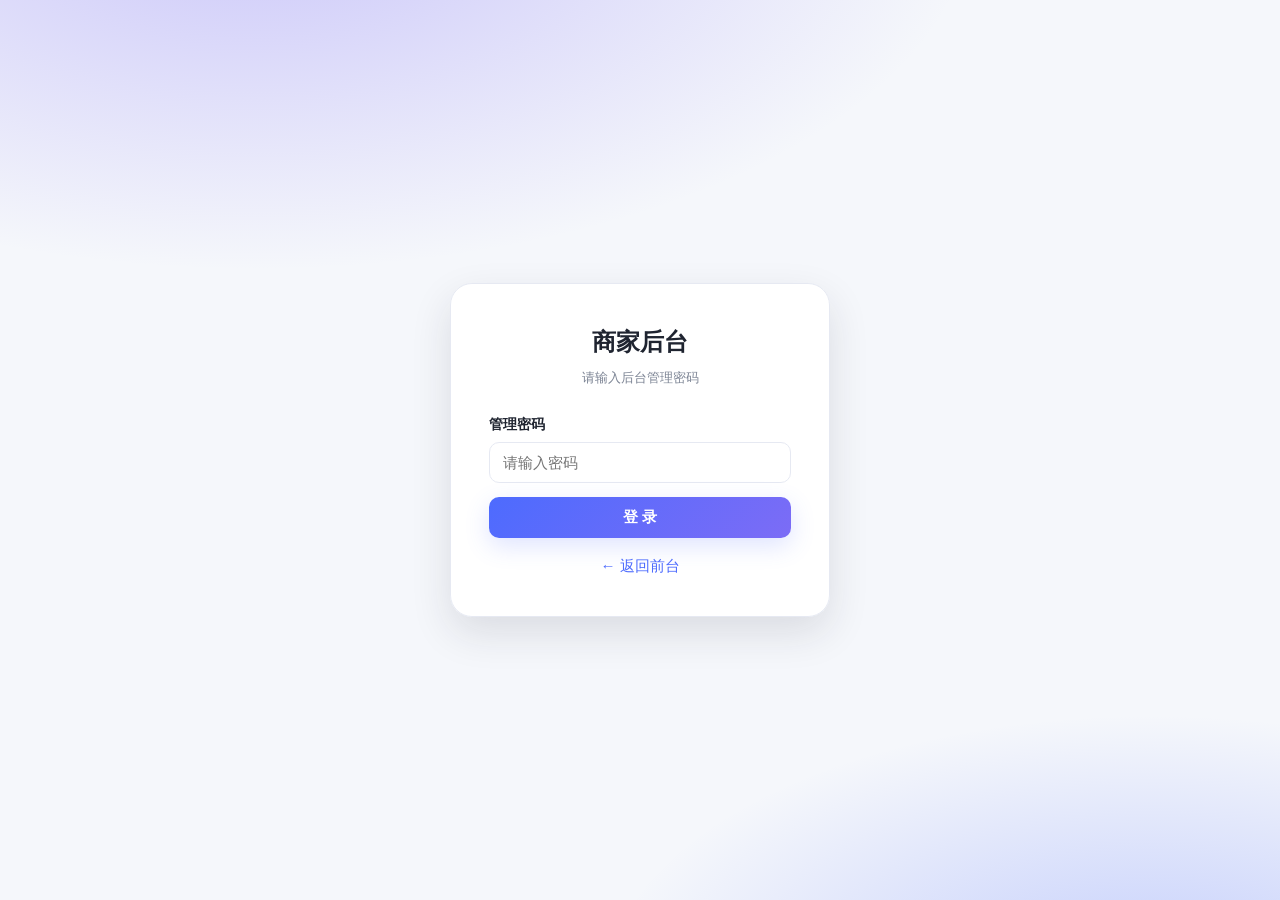
<file: static/admin.html>
<!DOCTYPE html>
<html lang="zh-CN">
<head>
  <meta charset="UTF-8">
  <meta name="viewport" content="width=device-width, initial-scale=1.0">
  <title>商家后台</title>
  <link rel="icon" href="data:,">
  <link rel="stylesheet" href="style.css">
</head>
<body data-page="admin">

  <!-- 登录界面 -->
  <div class="login-wrap" id="login-wrap">
    <div class="login-card">
      <h1>商家后台</h1>
      <p class="sub">请输入后台管理密码</p>
      <div class="field">
        <label>管理密码</label>
        <input type="password" id="login-pass" maxlength="50" placeholder="请输入密码" autocomplete="current-password">
      </div>
      <button class="btn btn-primary" style="width:100%" id="login-btn">登 录</button>
      <p class="text-center muted mt-16"><a href="index.html">← 返回前台</a></p>
    </div>
  </div>

  <!-- 管理界面 -->
  <div class="admin-wrap" id="admin-wrap" style="display:none">
    <div class="admin-top">
      <h1>商家后台 · 品类与预约管理</h1>
      <div style="display:flex;gap:8px">
        <a class="btn btn-ghost btn-sm" href="index.html" target="_blank">查看前台</a>
        <button class="btn btn-danger btn-sm" id="logout-btn">退出登录</button>
      </div>
    </div>

    <div class="tabs">
      <button data-tab="category" class="active">品类管理</button>
      <button data-tab="book">预约管理</button>
      <button data-tab="setting">基础设置</button>
      <button data-tab="carousel">轮播图</button>
    </div>

    <!-- 品类管理 -->
    <div class="panel active" id="panel-category">
      <div class="card-panel">
        <h3>回收品类</h3>
        <p class="muted" style="margin-bottom:12px;font-size:13px">可为每个品类上传一张图片作为前台卡片背景（支持 jpg/png/gif/webp，≤5MB）。</p>
        <div class="form-row" style="margin-bottom:10px">
          <input type="text" id="recycle-add-name" maxlength="50" placeholder="输入要新增的回收品类名称">
          <button class="btn btn-primary btn-sm" data-add-type="1">新增回收品类</button>
        </div>
        <div id="recycle-list"></div>
      </div>
      <div class="card-panel">
        <h3>售卖品类</h3>
        <p class="muted" style="margin-bottom:12px;font-size:13px">可为每个品类上传一张图片作为前台卡片背景（支持 jpg/png/gif/webp，≤5MB）。</p>
        <div class="form-row" style="margin-bottom:10px">
          <input type="text" id="sell-add-name" maxlength="50" placeholder="输入要新增的售卖品类名称">
          <button class="btn btn-primary btn-sm" data-add-type="2">新增售卖品类</button>
        </div>
        <div id="sell-list"></div>
      </div>
    </div>

    <!-- 预约管理 -->
    <div class="panel" id="panel-book">
      <div class="card-panel">
        <h3>客户预约记录</h3>
        <div class="toolbar">
          <label>筛选：</label>
          <select id="book-filter">
            <option value="all">全部</option>
            <option value="0">未处理</option>
            <option value="1">已处理</option>
          </select>
          <button class="btn btn-ghost btn-sm" id="book-refresh">刷新</button>
        </div>
        <div style="overflow-x:auto">
          <table class="data">
            <thead>
              <tr>
                <th>ID</th><th>姓名</th><th>电话</th><th>类型</th><th>需求描述</th><th>提交时间</th><th>状态</th><th>操作</th>
              </tr>
            </thead>
            <tbody id="book-tbody"></tbody>
          </table>
        </div>
      </div>
    </div>

    <!-- 基础设置 -->
    <div class="panel" id="panel-setting">
      <div class="card-panel">
        <h3>门店基础信息</h3>
        <div class="grid-2">
          <div class="field"><label>店铺名称</label><input type="text" id="s-shop_name" maxlength="50"></div>
          <div class="field"><label>业务标语</label><input type="text" id="s-slogan" maxlength="100"></div>
        </div>
        <div class="field"><label>首页介绍文案</label><textarea id="s-home_intro" maxlength="500"></textarea></div>
        <div class="field"><label>回收页介绍文案</label><textarea id="s-recycle_intro" maxlength="300"></textarea></div>
        <div class="field"><label>售卖页介绍文案</label><textarea id="s-sell_intro" maxlength="300"></textarea></div>
        <div class="field"><label>门店介绍文案</label><textarea id="s-about_intro" maxlength="500"></textarea></div>
        <div class="field"><label>服务优势（每行一项）</label><textarea id="s-service_advantages" maxlength="300"></textarea></div>
        <div class="field"><label>上门服务说明</label><textarea id="s-door_service" maxlength="300"></textarea></div>
        <div class="field"><label>服务流程（每行一步）</label><textarea id="s-service_flow" maxlength="300"></textarea></div>
        <div class="grid-2">
          <div class="field"><label>门店地址</label><input type="text" id="s-address" maxlength="200"></div>
          <div class="field"><label>联系电话</label><input type="text" id="s-phone" maxlength="50"></div>
        </div>
        <div class="field"><label>营业时间</label><input type="text" id="s-work_time" maxlength="100"></div>
        <button class="btn btn-primary" id="settings-save">保存设置</button>
      </div>

      <div class="card-panel">
        <h3>修改后台密码</h3>
        <div class="grid-2">
          <div class="field"><label>原密码</label><input type="password" id="p-old" maxlength="50"></div>
          <div class="field"><label>新密码（至少 4 位）</label><input type="password" id="p-new" maxlength="50"></div>
        </div>
        <div class="field"><label>确认新密码</label><input type="password" id="p-confirm" maxlength="50"></div>
        <button class="btn btn-primary" id="password-save">修改密码</button>
      </div>
    </div>

    <!-- 轮播图管理 -->
    <div class="panel" id="panel-carousel">
      <div class="card-panel">
        <h3>首页 / 各页轮播图</h3>
        <p class="muted" style="margin-bottom:14px;font-size:13px">
          上传图片可替换首页、回收、售卖、门店介绍页顶部的自动轮播图（最多 10 张，jpg/png/gif/webp ≤5MB）；
          可直接修改下方每张图的「小标签 / 标题 / 描述」文字（未上传图片时显示系统默认图，也可直接改文字）；点「保存文字」前台立即生效；「上传图片」可替换图片；「恢复默认」回到系统自带图片与文字。
        </p>
        <div class="toolbar">
          <button class="btn btn-primary btn-sm" id="carousel-add">上传图片</button>
          <button class="btn btn-primary btn-sm" id="carousel-save">保存文字</button>
          <button class="btn btn-ghost btn-sm" id="carousel-reset">恢复默认</button>
          <input type="file" id="carousel-input" accept="image/*" multiple style="display:none">
        </div>
        <div id="carousel-list"></div>
      </div>
    </div>
  </div>

  <script src="common.js"></script>
  <script>
    (function () {
      'use strict';
      var TOKEN_KEY = 'fs_admin_token';
      var token = localStorage.getItem(TOKEN_KEY) || '';
      var carouselImages = [];

      function authHeaders() {
        return token ? { 'Authorization': 'Bearer ' + token } : {};
      }

      function showLogin() {
        document.getElementById('login-wrap').style.display = 'flex';
        document.getElementById('admin-wrap').style.display = 'none';
      }
      function showApp() {
        document.getElementById('login-wrap').style.display = 'none';
        document.getElementById('admin-wrap').style.display = 'block';
      }

      function isUnauthorized(err) { return err && err.status === 401; }
      function handleErr(err) {
        if (isUnauthorized(err)) { FS.toast('登录已过期，请重新登录', false); logoutLocal(); }
        else FS.toast(err.message, false);
      }
      function logoutLocal() {
        token = '';
        localStorage.removeItem(TOKEN_KEY);
        showLogin();
      }

      /* ---------- 图片上传 ---------- */
      async function uploadFile(file) {
        var fd = new FormData();
        fd.append('file', file);
        var res = await fetch('/api/admin/upload', { method: 'POST', headers: authHeaders(), body: fd });
        var json = null;
        try { json = await res.json(); } catch (e) { /* ignore */ }
        if (!res.ok) {
          var detail = json && json.detail;
          throw new Error(detail ? (typeof detail === 'string' ? detail : JSON.stringify(detail)) : ('上传失败（' + res.status + '）'));
        }
        return json.data.url;
      }

      /* ---------- 登录 / 退出 ---------- */
      document.getElementById('login-btn').addEventListener('click', doLogin);
      document.getElementById('login-pass').addEventListener('keydown', function (e) {
        if (e.key === 'Enter') doLogin();
      });

      async function doLogin() {
        var pass = document.getElementById('login-pass').value;
        if (!pass) { FS.toast('请输入管理密码', false); return; }
        var btn = document.getElementById('login-btn');
        btn.disabled = true;
        try {
          var json = await FS.api('/api/admin/login', { method: 'POST', body: JSON.stringify({ password: pass }) });
          token = json.data.token;
          localStorage.setItem(TOKEN_KEY, token);
          document.getElementById('login-pass').value = '';
          FS.toast('登录成功');
          showApp();
          loadAll();
        } catch (err) {
          FS.toast(err.message, false);
        } finally {
          btn.disabled = false;
        }
      }

      document.getElementById('logout-btn').addEventListener('click', function () {
        logoutLocal();
      });

      /* ---------- 标签页 ---------- */
      document.querySelectorAll('.tabs button').forEach(function (btn) {
        btn.addEventListener('click', function () {
          document.querySelectorAll('.tabs button').forEach(function (b) { b.classList.toggle('active', b === btn); });
          document.querySelectorAll('.panel').forEach(function (p) { p.classList.toggle('active', p.id === 'panel-' + btn.getAttribute('data-tab')); });
        });
      });

      /* ---------- 数据加载 ---------- */
      async function loadAll() {
        try {
          await Promise.all([loadCategories(), loadBooks(), loadSettings(), loadCarouselImages()]);
        } catch (err) {
          if (isUnauthorized(err)) { FS.toast('登录已过期，请重新登录', false); logoutLocal(); }
          else FS.toast(err.message, false);
        }
      }

      /* ---------- 品类管理 ---------- */
      async function loadCategories() {
        var json = await FS.api('/api/admin/categories', { headers: authHeaders() });
        renderCategories(json.data || []);
      }

      function renderCategories(list) {
        renderCatList('recycle-list', list.filter(function (c) { return c.type === 1; }));
        renderCatList('sell-list', list.filter(function (c) { return c.type === 2; }));
      }

      function renderCatList(elId, items) {
        var el = document.getElementById(elId);
        if (!items.length) {
          el.innerHTML = '<p class="muted">暂无品类，请新增</p>';
          return;
        }
        el.innerHTML = items.map(function (c) {
          var visible = c.status === 1;
          var thumb = c.image
            ? '<img class="cat-thumb" src="' + c.image + '" alt="品类图">'
            : '<div class="cat-thumb cat-thumb-empty">无图</div>';
          return '<div class="cat-row" data-id="' + c.id + '">' +
            thumb +
            '<input class="name-input" type="text" maxlength="50" value="' + FS.escapeHtml(c.name) + '">' +
            '<input class="sort-input" type="number" value="' + c.sort + '" title="排序权重，越小越靠前">' +
            '<button class="btn btn-sm ' + (visible ? 'btn-success' : 'btn-ghost') + '" data-act="toggle">' + (visible ? '显示中' : '已隐藏') + '</button>' +
            '<button class="btn btn-sm btn-ghost" data-act="img">' + (c.image ? '换图' : '上传图') + '</button>' +
            (c.image ? '<button class="btn btn-sm btn-ghost" data-act="img-del">移除图</button>' : '') +
            '<button class="btn btn-sm btn-primary" data-act="save">保存</button>' +
            '<button class="btn btn-sm btn-danger" data-act="del">删除</button>' +
            '<input type="file" class="img-input" accept="image/*" style="display:none">' +
            '</div>';
        }).join('');
      }

      function readRowPayload(row) {
        var name = row.querySelector('.name-input').value.trim();
        var sort = parseInt(row.querySelector('.sort-input').value || '0', 10) || 0;
        var type = row.closest('#recycle-list') ? 1 : 2;
        var status = row.querySelector('button[data-act=toggle]').textContent.trim() === '显示中' ? 1 : 0;
        return { name: name, type: type, sort: sort, status: status, image: '' };
      }

      document.querySelectorAll('[data-add-type]').forEach(function (btn) {
        btn.addEventListener('click', async function () {
          var type = parseInt(btn.getAttribute('data-add-type'), 10);
          var input = document.getElementById(type === 1 ? 'recycle-add-name' : 'sell-add-name');
          var name = input.value.trim();
          if (!name) { FS.toast('请输入品类名称', false); return; }
          try {
            await FS.api('/api/admin/categories', {
              method: 'POST', headers: authHeaders(),
              body: JSON.stringify({ name: name, type: type, sort: 0, status: 1, image: '' })
            });
            input.value = '';
            FS.toast('新增成功');
            await loadCategories();
          } catch (err) { handleErr(err); }
        });
      });

      document.addEventListener('click', function (e) {
        var btn = e.target.closest('.cat-row button[data-act]');
        if (!btn) return;
        var row = btn.closest('.cat-row');
        var id = parseInt(row.getAttribute('data-id'), 10);
        var act = btn.getAttribute('data-act');

        if (act === 'img') {
          var fi = row.querySelector('.img-input');
          if (fi) fi.click();
          return;
        }
        if (act === 'img-del') {
          var payloadDel = readRowPayload(row);
          payloadDel.image = '';
          FS.api('/api/admin/categories/' + id, { method: 'PUT', headers: authHeaders(), body: JSON.stringify(payloadDel) })
            .then(function (res) { FS.toast(res.message || '已移除图片'); return loadCategories(); })
            .catch(handleErr);
          return;
        }
        if (act === 'del' && !confirm('确定删除该品类？')) return;

        var payload = readRowPayload(row);
        if (act === 'toggle') payload.status = payload.status === 1 ? 0 : 1;
        var method = act === 'del' ? 'DELETE' : 'PUT';
        FS.api('/api/admin/categories/' + id, {
          method: method, headers: authHeaders(),
          body: act === 'del' ? undefined : JSON.stringify(payload)
        }).then(function (res) {
          FS.toast(res.message || '操作成功');
          return loadCategories();
        }).catch(handleErr);
      });

      // 品类图片上传（change 委托）
      document.addEventListener('change', async function (e) {
        var input = e.target;
        if (!input.classList.contains('img-input')) return;
        var row = input.closest('.cat-row');
        if (!row || !input.files || !input.files[0]) return;
        var file = input.files[0];
        input.disabled = true;
        try {
          var url = await uploadFile(file);
          var id = row.getAttribute('data-id');
          var payload = readRowPayload(row);
          payload.image = url;
          var res = await FS.api('/api/admin/categories/' + id, {
            method: 'PUT', headers: authHeaders(), body: JSON.stringify(payload)
          });
          FS.toast(res.message || '图片已更新');
          await loadCategories();
        } catch (err) { handleErr(err); }
        finally { input.disabled = false; input.value = ''; }
      });

      /* ---------- 预约管理 ---------- */
      var allBooks = [];
      async function loadBooks() {
        var json = await FS.api('/api/admin/books', { headers: authHeaders() });
        allBooks = json.data || [];
        renderBooks();
      }

      function renderBooks() {
        var filter = document.getElementById('book-filter').value;
        var list = filter === 'all' ? allBooks : allBooks.filter(function (b) { return String(b.status) === filter; });
        var tbody = document.getElementById('book-tbody');
        if (!list.length) {
          tbody.innerHTML = '<tr><td colspan="8" class="text-center muted">暂无预约记录</td></tr>';
          return;
        }
        tbody.innerHTML = list.map(function (b) {
          var typeText = b.book_type === 1 ? '回收预约' : '购买咨询';
          var statusBadge = b.status === 1
            ? '<span class="badge badge-done">已处理</span>'
            : '<span class="badge badge-pending">未处理</span>';
          return '<tr>' +
            '<td>' + b.id + '</td>' +
            '<td>' + FS.escapeHtml(b.name) + '</td>' +
            '<td>' + FS.escapeHtml(b.phone) + '</td>' +
            '<td>' + typeText + '</td>' +
            '<td>' + FS.escapeHtml(b.need_content || '-') + '</td>' +
            '<td>' + FS.escapeHtml(b.create_time) + '</td>' +
            '<td>' + statusBadge + '</td>' +
            '<td><div class="row-actions">' +
              '<button class="btn btn-sm ' + (b.status === 1 ? 'btn-ghost' : 'btn-success') + '" data-book-id="' + b.id + '" data-book-status="' + (b.status === 1 ? 0 : 1) + '">' + (b.status === 1 ? '标记未处理' : '标记已处理') + '</button>' +
              '<button class="btn btn-sm btn-danger" data-book-id="' + b.id + '" data-book-del="1">删除</button>' +
            '</div></td>' +
            '</tr>';
        }).join('');
      }

      document.getElementById('book-filter').addEventListener('change', renderBooks);
      document.getElementById('book-refresh').addEventListener('click', function () {
        loadBooks().catch(handleErr);
      });

      document.getElementById('book-tbody').addEventListener('click', function (e) {
        var btn = e.target.closest('button[data-book-id]');
        if (!btn) return;
        var id = btn.getAttribute('data-book-id');
        if (btn.hasAttribute('data-book-del')) {
          if (!confirm('确定删除该预约记录？')) return;
          FS.api('/api/admin/books/' + id, { method: 'DELETE', headers: authHeaders() })
            .then(function (res) { FS.toast(res.message || '删除成功'); return loadBooks(); })
            .catch(handleErr);
        } else {
          var status = parseInt(btn.getAttribute('data-book-status'), 10);
          FS.api('/api/admin/books/' + id + '/status', {
            method: 'PATCH', headers: authHeaders(),
            body: JSON.stringify({ status: status })
          }).then(function (res) { FS.toast(res.message || '状态已更新'); return loadBooks(); })
            .catch(handleErr);
        }
      });

      /* ---------- 基础设置 ---------- */
      var SETTING_FIELDS = ['shop_name', 'slogan', 'home_intro', 'recycle_intro', 'sell_intro', 'about_intro', 'service_advantages', 'door_service', 'service_flow', 'address', 'phone', 'work_time'];

      async function loadSettings() {
        var json = await FS.api('/api/admin/settings', { headers: authHeaders() });
        var data = json.data || {};
        SETTING_FIELDS.forEach(function (key) {
          var el = document.getElementById('s-' + key);
          if (el && data[key] != null) el.value = data[key];
        });
      }

      document.getElementById('settings-save').addEventListener('click', async function () {
        var payload = {};
        SETTING_FIELDS.forEach(function (key) {
          var el = document.getElementById('s-' + key);
          if (el) payload[key] = el.value.trim();
        });
        var btn = document.getElementById('settings-save');
        btn.disabled = true;
        try {
          var res = await FS.api('/api/admin/settings', {
            method: 'PUT', headers: authHeaders(), body: JSON.stringify({ settings: payload })
          });
          FS.toast(res.message || '保存成功');
        } catch (err) { handleErr(err); }
        finally { btn.disabled = false; }
      });

      document.getElementById('password-save').addEventListener('click', async function () {
        var oldP = document.getElementById('p-old').value;
        var newP = document.getElementById('p-new').value;
        var confirmP = document.getElementById('p-confirm').value;
        if (!oldP || !newP) { FS.toast('请填写原密码和新密码', false); return; }
        if (newP.length < 4) { FS.toast('新密码至少 4 位', false); return; }
        if (newP !== confirmP) { FS.toast('两次输入的新密码不一致', false); return; }
        var btn = document.getElementById('password-save');
        btn.disabled = true;
        try {
          var res = await FS.api('/api/admin/password', {
            method: 'PUT', headers: authHeaders(),
            body: JSON.stringify({ old_password: oldP, new_password: newP })
          });
          FS.toast(res.message || '密码修改成功');
          document.getElementById('p-old').value = '';
          document.getElementById('p-new').value = '';
          document.getElementById('p-confirm').value = '';
        } catch (err) { handleErr(err); }
        finally { btn.disabled = false; }
      });

      /* ---------- 轮播图管理 ---------- */
      var carouselImages = [];
      var carouselCaptions = [];

      async function loadCarouselImages() {
        var json = await FS.api('/api/admin/settings', { headers: authHeaders() });
        var data = json.data || {};
        try { carouselImages = JSON.parse(data.carousel_images || '[]'); } catch (e) { carouselImages = []; }
        try { carouselCaptions = JSON.parse(data.carousel_captions || '[]'); } catch (e) { carouselCaptions = []; }
        if (!Array.isArray(carouselImages)) carouselImages = [];
        if (!Array.isArray(carouselCaptions)) carouselCaptions = [];
        renderCarouselList();
      }

      function renderCarouselList() {
        var el = document.getElementById('carousel-list');
        var defaults = (window.FS && FS.homeSlides) || [];
        var isCustom = carouselImages.length > 0;
        var images = isCustom ? carouselImages : defaults.map(function (s) { return s.img; });
        if (!images.length) {
          el.innerHTML = '<p class="muted">暂无轮播图。</p>';
          return;
        }
        var html = '';
        for (var i = 0; i < images.length; i++) {
          var cap = carouselCaptions[i] || defaults[i] || {};
          var kicker = cap.kicker != null ? cap.kicker : '';
          var title = cap.title || '';
          var text = cap.text || '';
          html += '<div class="carousel-item" data-i="' + i + '">' +
            '<img class="carousel-item-img" src="' + images[i] + '" alt="第 ' + (i + 1) + ' 张">' +
            '<div class="carousel-item-fields">' +
              '<div class="field"><label>小标签（第 ' + (i + 1) + ' 张）</label><input type="text" class="cap-kicker" maxlength="20" value="' + FS.escapeHtml(kicker) + '" placeholder="如：上门回收 · 实惠售卖"></div>' +
              '<div class="field"><label>标题</label><input type="text" class="cap-title" maxlength="50" value="' + FS.escapeHtml(title) + '" placeholder="轮播图主标题"></div>' +
              '<div class="field"><label>描述</label><textarea class="cap-text" maxlength="200" placeholder="轮播图副文案">' + FS.escapeHtml(text) + '</textarea></div>' +
            '</div>' +
            '<div class="carousel-item-ops">' + (isCustom ? '<button class="btn btn-sm btn-danger carousel-del">删除</button>' : '') + '</div>' +
            '</div>';
        }
        el.innerHTML = html;
      }

      function collectCaptions() {
        var list = [];
        var items = document.querySelectorAll('#carousel-list .carousel-item');
        for (var k = 0; k < items.length; k++) {
          list.push({
            kicker: items[k].querySelector('.cap-kicker').value.trim(),
            title: items[k].querySelector('.cap-title').value.trim(),
            text: items[k].querySelector('.cap-text').value.trim()
          });
        }
        return list;
      }

      async function saveCarousel() {
        await FS.api('/api/admin/settings', {
          method: 'PUT', headers: authHeaders(),
          body: JSON.stringify({ settings: {
            carousel_images: JSON.stringify(carouselImages),
            carousel_captions: JSON.stringify(carouselCaptions)
          } })
        });
      }

      document.getElementById('carousel-add').addEventListener('click', function () {
        document.getElementById('carousel-input').click();
      });

      document.getElementById('carousel-input').addEventListener('change', async function () {
        var files = Array.prototype.slice.call(this.files || []);
        this.value = '';
        if (!files.length) return;
        var btn = document.getElementById('carousel-add');
        btn.disabled = true;
        try {
          for (var i = 0; i < files.length; i++) {
            var url = await uploadFile(files[i]);
            carouselImages.push(url);
            carouselCaptions.push({ kicker: '', title: '', text: '' });
            if (carouselImages.length > 10) {
              carouselImages = carouselImages.slice(-10);
              carouselCaptions = carouselCaptions.slice(-10);
            }
          }
          await saveCarousel();
          FS.toast('轮播图已更新');
          renderCarouselList();
        } catch (err) { handleErr(err); }
        finally { btn.disabled = false; }
      });

      document.getElementById('carousel-list').addEventListener('click', async function (e) {
        var btn = e.target.closest('.carousel-del');
        if (!btn) return;
        var item = btn.closest('.carousel-item');
        var i = parseInt(item.getAttribute('data-i'), 10);
        carouselImages.splice(i, 1);
        carouselCaptions.splice(i, 1);
        try {
          await saveCarousel();
          FS.toast('已删除');
          renderCarouselList();
        } catch (err) { handleErr(err); }
      });

      document.getElementById('carousel-save').addEventListener('click', async function () {
        carouselCaptions = collectCaptions();
        var btn = document.getElementById('carousel-save');
        btn.disabled = true;
        try {
          await saveCarousel();
          FS.toast('文字已保存，前台轮播已更新');
        } catch (err) { handleErr(err); }
        finally { btn.disabled = false; }
      });

      document.getElementById('carousel-reset').addEventListener('click', async function () {
        if (!confirm('确定恢复为系统默认轮播图与文字？')) return;
        carouselImages = [];
        carouselCaptions = [];
        try {
          await saveCarousel();
          FS.toast('已恢复默认');
          renderCarouselList();
        } catch (err) { handleErr(err); }
      });

      /* ---------- 启动 ---------- */
      (function init() {
        if (!token) { showLogin(); return; }
        showApp();
        loadAll();
      })();
    })();
  </script>
</body>
</html>
</file>
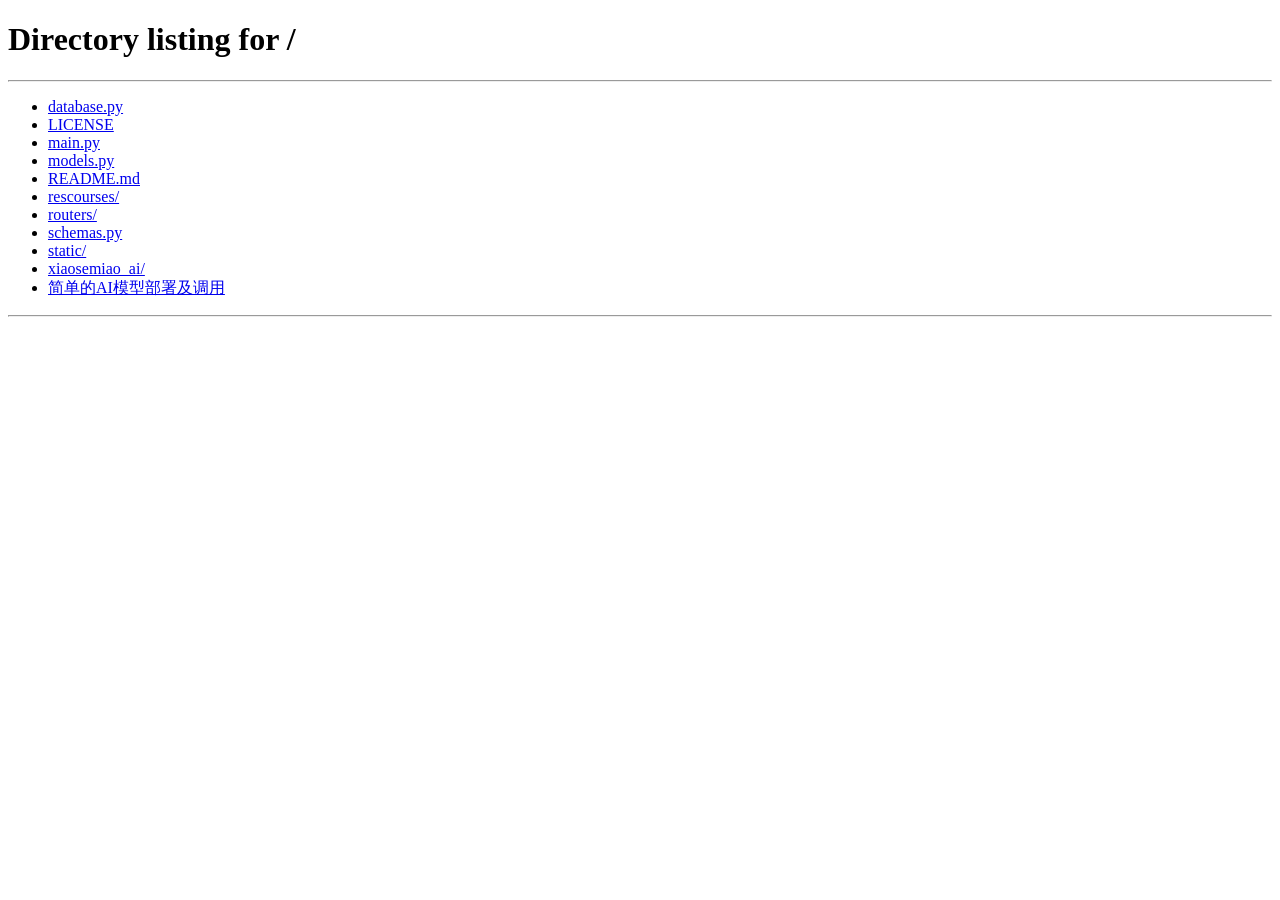
<file: xiaosemiao_ai/html/settings.html>
<!DOCTYPE html>
<html lang="zh-CN">
<head>
<meta charset="UTF-8">
<meta name="viewport" content="width=device-width, initial-scale=1.0, maximum-scale=1.0, user-scalable=no">
<title>设置 - 萧瑟喵AI</title>
<style>
  * { box-sizing: border-box; margin: 0; padding: 0; }
  body { font-family: "Microsoft YaHei", "PingFang SC", sans-serif; background: #f5f6fa; color: #2f3542; }
  header { display: flex; align-items: center; padding: 12px 12px; background: #57606f; color: #fff;
           position: sticky; top: 0; z-index: 50; }
  header .back { background: transparent; color: #fff; border: none; font-size: 22px; line-height: 1;
                 padding: 4px 10px; border-radius: 6px; cursor: pointer; }
  header .back:active { background: rgba(255,255,255,.2); }
  header h1 { flex: 1; text-align: center; font-size: 17px; margin-right: 44px; }
  .layout { display: flex; max-width: 860px; margin: 0 auto; min-height: calc(100vh - 50px); }
  nav { width: 200px; background: #fff; border-right: 1px solid #dfe4ea; padding: 16px 10px; flex: none; }
  nav .nav-item { display: flex; align-items: center; gap: 8px; padding: 12px 14px; border-radius: 8px;
                  font-size: 15px; color: #57606f; cursor: pointer; margin-bottom: 4px; }
  nav .nav-item.active { background: #1e90ff; color: #fff; font-weight: bold; }
  nav .nav-item.disabled { color: #a4b0be; cursor: default; }
  nav .nav-more { font-size: 12px; color: #a4b0be; padding: 8px 14px; }
  main { flex: 1; padding: 20px 16px; }
  .card { background: #fff; border-radius: 12px; padding: 20px 16px; max-width: 560px; }
  .card h2 { font-size: 16px; margin-bottom: 4px; }
  .card .desc { font-size: 12px; color: #a4b0be; margin-bottom: 14px; line-height: 1.6; }
  label { display: block; font-size: 13px; color: #57606f; margin: 12px 0 4px; }
  input, select { width: 100%; padding: 11px 10px; border: 1px solid #dfe4ea; border-radius: 8px;
                  font-size: 16px; font-family: inherit; background: #fff; color: #2f3542; }
  input:disabled { background: #f1f2f6; color: #a4b0be; }
  .hint { font-size: 12px; color: #a4b0be; margin-top: 6px; line-height: 1.5; }
  button { cursor: pointer; border: none; border-radius: 8px; padding: 11px 14px; font-size: 15px; }
  .primary { background: #1e90ff; color: #fff; }
  .btn-block { width: 100%; margin-top: 16px; }
  .primary:active { background: #1289d9; }
  .overlay { position: fixed; inset: 0; background: rgba(0,0,0,.45); display: none; align-items: center;
             justify-content: center; z-index: 100; }
  .confirm-card { width: 320px; max-width: calc(100% - 32px); background: #fff; border-radius: 12px;
                  padding: 24px 20px; }
  .confirm-card h2 { text-align: center; margin-bottom: 10px; }
  .confirm-card p { font-size: 13px; color: #57606f; line-height: 1.6; margin-bottom: 18px; }
  .row { display: flex; gap: 10px; }
  .row button { flex: 1; }
  .ghost-dark { background: #f1f2f6; color: #57606f; }
  .ghost-dark:active { background: #dfe4ea; }
  #toast { position: fixed; top: 24px; left: 50%; transform: translateX(-50%); background: rgba(0,0,0,.78);
           color: #fff; padding: 10px 20px; border-radius: 8px; display: none; z-index: 999; font-size: 14px;
           max-width: 80vw; }
  .field-group { display: none; }
  .field-group.show { display: block; }
  @media (max-width: 768px) {
    .layout { flex-direction: column; }
    nav { width: 100%; border-right: none; border-bottom: 1px solid #dfe4ea; padding: 8px 10px;
          display: flex; gap: 8px; overflow-x: auto; }
    nav .nav-item { flex: none; margin-bottom: 0; white-space: nowrap; }
    nav .nav-more { display: none; }
    main { padding: 14px 12px; }
    .card { max-width: 100%; }
  }
</style>
</head>
<body>
<div id="toast"></div>

<header>
  <button class="back" id="back-btn" title="返回">&#8592;</button>
  <h1>设置</h1>
</header>

<div class="layout">
  <nav>
    <div class="nav-item active" data-nav="api">&#9881; API设置</div>
    <div class="nav-more">更多设置功能即将上线</div>
  </nav>

  <main>
    <div class="card" id="page-api">
      <h2>API设置</h2>
      <div class="desc">选择你要接入的大模型来源，保存后发送问题时默认使用该配置；也可在输入框右侧「+」中随时切换。</div>

      <label>接入方式</label>
      <select id="llm-provider">
        <option value="public">公共API（服务器 Ollama）</option>
        <option value="local">本地大模型</option>
        <option value="deepseek">DeepSeek 大模型</option>
      </select>

      <div class="field-group" id="fg-public">
        <div class="hint">使用服务器配置的公共 Ollama（默认模型：<span id="public-model-name"></span>）。所有用户都可以选择这一项，无需额外配置。</div>
      </div>

      <div class="field-group" id="fg-local">
        <label>本地服务地址</label>
        <input id="llm-base-url" placeholder="例如 http://localhost:11434 或 http://192.168.1.10:11434">
        <div class="hint">填写你本地或局域网内 Ollama 服务的地址。启用后，会话将直接调用该地址，不再经过服务器公共 API。</div>
        <label>模型名称（可选）</label>
        <input id="llm-model-local" placeholder="例如 qwen2.5:7b，留空则使用默认">
      </div>

      <div class="field-group" id="fg-deepseek">
        <label>API Key</label>
        <input id="llm-api-key" type="password" placeholder="sk-..." autocomplete="off">
        <div class="hint" id="deepseek-key-state"></div>
        <label>模型</label>
        <select id="llm-model-ds">
          <option value="deepseek-v4-pro">deepseek-v4-pro（V4 Pro · 深度推理）</option>
          <option value="deepseek-v4-flash" selected>deepseek-v4-flash（V4 Flash · 快速经济）</option>
        </select>
      </div>

      <button class="primary btn-block" id="save-btn">保存设置</button>
    </div>
  </main>
</div>

<!-- DeepSeek API 保存确认弹窗 -->
<div id="save-mask" class="overlay">
  <div class="confirm-card">
    <h2>是否保存 API Key？</h2>
    <p>保存后 API Key 将存入你的账号数据库，之后可在任意设备使用；<br>选择「暂不保存」则仅当前浏览器本次有效。</p>
    <div class="row">
      <button class="primary" id="save-yes-btn">保存</button>
      <button class="ghost-dark" id="save-no-btn">暂不保存</button>
    </div>
  </div>
</div>

<script>
var token = localStorage.getItem("token") || "";
var llmCfg = null;
var pendingSave = null; // { provider, base_url, api_key, model }

function $(id) { return document.getElementById(id); }

function toast(msg) {
  var t = $("toast");
  t.textContent = msg;
  t.style.display = "block";
  clearTimeout(toast._timer);
  toast._timer = setTimeout(function () { t.style.display = "none"; }, 2200);
}

function api(path, options) {
  options = options || {};
  options.headers = options.headers || {};
  options.headers["Content-Type"] = "application/json";
  if (token) { options.headers["Authorization"] = token; }
  return fetch(path, options).then(function (resp) {
    return resp.json().catch(function () { return { code: -1, message: "响应解析失败" }; });
  });
}

function updateDsKeyState() {
  var el = $("deepseek-key-state");
  if (!el) { return; }
  if (llmCfg && llmCfg.llm_has_api_key) {
    el.textContent = "已保存 API Key（重新输入可覆盖）";
  } else if (sessionStorage.getItem("llm_api_key_temp")) {
    el.textContent = "当前浏览器会话有效（未保存到账号，重新登录后失效）";
  } else {
    el.textContent = "尚未保存 API Key";
  }
}

$("back-btn").addEventListener("click", function () { location.href = "/"; });

if (!token) { location.href = "/"; }

// 接入方式切换
function applyProviderUI() {
  var p = $("llm-provider").value;
  $("fg-public").classList.toggle("show", p === "public");
  $("fg-local").classList.toggle("show", p === "local");
  $("fg-deepseek").classList.toggle("show", p === "deepseek");
  if (p === "public" && llmCfg) { $("public-model-name").textContent = llmCfg.server_default_model || "服务器默认"; }
}
$("llm-provider").addEventListener("change", applyProviderUI);

// 加载已保存的设置
api("/api/user/settings/llm").then(function (resp) {
  if (resp.code !== 0) {
    if (resp.code === 401) { localStorage.removeItem("token"); location.href = "/"; return; }
    toast(resp.message); return;
  }
  llmCfg = resp.data;
  var p = llmCfg.llm_provider || "public";
  $("llm-provider").value = p;
  if (llmCfg.llm_base_url) { $("llm-base-url").value = llmCfg.llm_base_url; }
  if (llmCfg.llm_model) {
    if (p === "deepseek") { $("llm-model-ds").value = llmCfg.llm_model; }
    else { $("llm-model-local").value = llmCfg.llm_model; }
  }
  updateDsKeyState();
  applyProviderUI();
});

// 保存
$("save-btn").addEventListener("click", function () {
  var provider = $("llm-provider").value;
  var payload = { llm_provider: provider };
  if (provider === "local") {
    payload.llm_base_url = $("llm-base-url").value.trim();
    payload.llm_model = $("llm-model-local").value.trim() || null;
    if (!payload.llm_base_url) { toast("请填写本地服务地址"); return; }
    doSave(payload);
  } else if (provider === "deepseek") {
    var key = $("llm-api-key").value.trim();
    payload.llm_model = $("llm-model-ds").value;
    if (!key) {
      // 未输入新 key：仅保存其他配置，保留原 key
      doSave(payload);
      return;
    }
    // 弹出是否保存 API 的确认
    pendingSave = payload;
    pendingSave.api_key = key;
    $("save-mask").style.display = "flex";
  } else {
    doSave(payload);
  }
});

function doSave(payload) {
  return api("/api/user/settings/llm", { method: "PUT", body: JSON.stringify(payload) }).then(function (resp) {
    if (resp.code !== 0) { toast(resp.message); return; }
    llmCfg = resp.data;
    if (llmCfg.llm_provider === "deepseek") { updateDsKeyState(); }
    applyProviderUI();
    toast("设置已保存");
  });
}

// 保存 API 弹窗
$("save-yes-btn").addEventListener("click", function () {
  $("save-mask").style.display = "none";
  var p = pendingSave; pendingSave = null;
  if (!p) { return; }
  sessionStorage.removeItem("llm_api_key_temp");
  doSave(p); // 包含 api_key -> 存入数据库
});

$("save-no-btn").addEventListener("click", function () {
  $("save-mask").style.display = "none";
  var p = pendingSave; pendingSave = null;
  if (!p) { return; }
  // 不保存到账号：key 存 localStorage，本次浏览器有效
  sessionStorage.setItem("llm_api_key_temp", p.api_key);
  var payload = { llm_provider: p.llm_provider, llm_model: p.llm_model };
  doSave(payload); // 不带 api_key -> 不覆盖数据库里的 key
  toast("API Key 未保存，仅当前浏览器本次有效");
});

$("save-mask").addEventListener("click", function (e) { if (e.target === this) { $("save-mask").style.display = "none"; pendingSave = null; } });
</script>
</body>
</html>
</file>
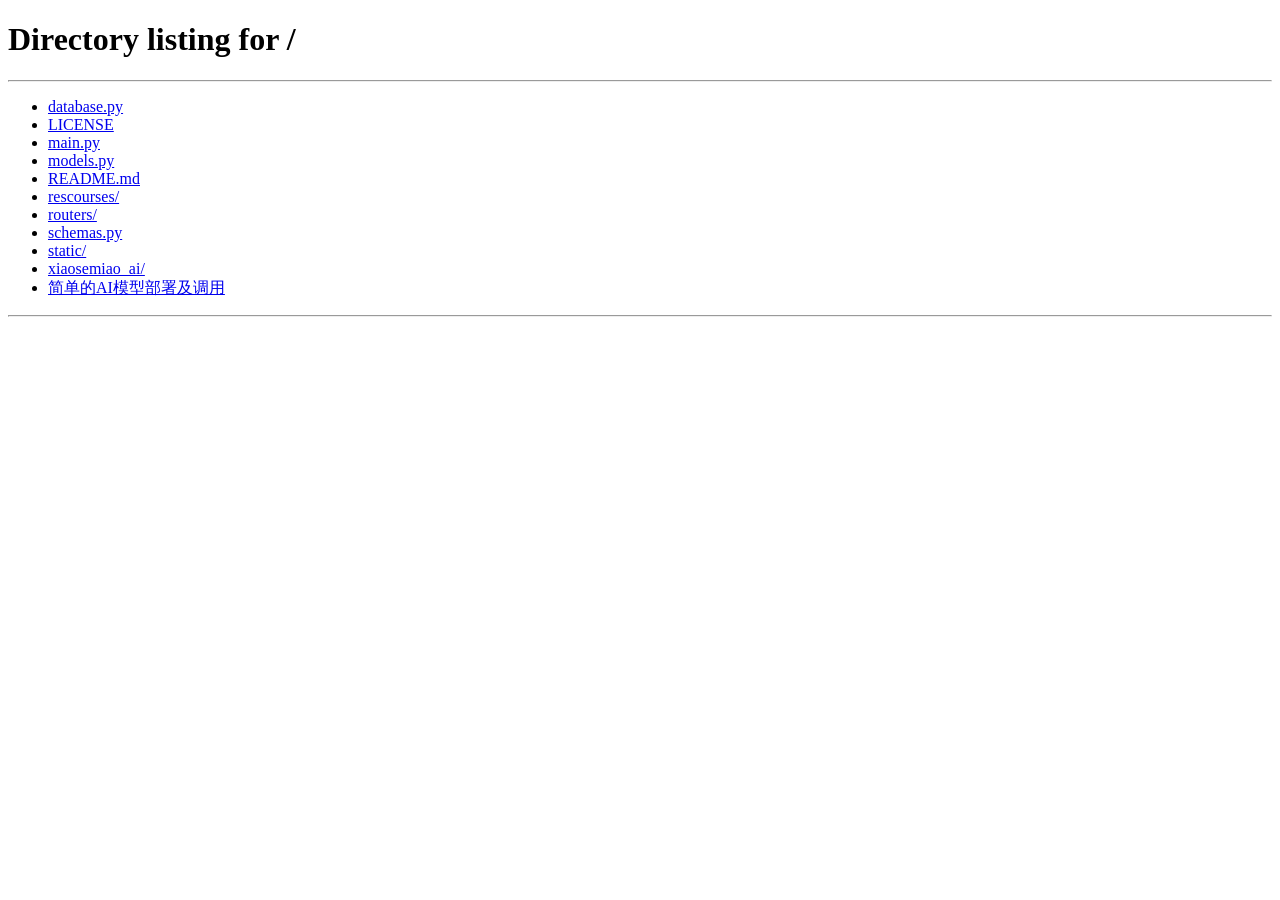
<file: xiaosemiao_ai/html/user.html>
<!DOCTYPE html>
<html lang="zh-CN">
<head>
<meta charset="UTF-8">
<meta name="viewport" content="width=device-width, initial-scale=1.0, maximum-scale=1.0, user-scalable=no">
<title>用户管理 - 萧瑟喵AI</title>
<style>
  * { box-sizing: border-box; margin: 0; padding: 0; }
  body { font-family: "Microsoft YaHei", "PingFang SC", sans-serif; background: #f5f6fa; color: #2f3542; }
  header { display: flex; align-items: center; padding: 12px 12px; background: #57606f; color: #fff;
           position: sticky; top: 0; z-index: 50; }
  header .back { background: transparent; color: #fff; border: none; font-size: 22px; line-height: 1;
                 padding: 4px 10px; border-radius: 6px; cursor: pointer; }
  header .back:active { background: rgba(255,255,255,.2); }
  header h1 { flex: 1; text-align: center; font-size: 17px; margin-right: 44px; }
  main { max-width: 560px; margin: 16px auto; padding: 0 16px 32px; }
  .card { background: #fff; border-radius: 12px; padding: 20px 16px; margin-bottom: 14px; }
  .panel-avatar { width: 88px; height: 88px; border-radius: 50%; overflow: hidden; margin: 0 auto 10px;
                  background: #1e90ff; color: #fff; display: flex; align-items: center; justify-content: center;
                  font-size: 36px; font-weight: bold; }
  .panel-avatar img { width: 100%; height: 100%; object-fit: cover; display: none; }
  .avatar-tip { text-align: center; font-size: 12px; color: #a4b0be; margin-bottom: 4px; line-height: 1.5; }
  label { display: block; font-size: 13px; color: #57606f; margin: 12px 0 4px; }
  input { width: 100%; padding: 11px 10px; border: 1px solid #dfe4ea; border-radius: 8px; font-size: 16px;
          font-family: inherit; }
  input:disabled { background: #f1f2f6; color: #a4b0be; }
  h3 { font-size: 15px; margin-bottom: 4px; }
  button { cursor: pointer; border: none; border-radius: 8px; padding: 11px 14px; font-size: 15px; }
  .primary { background: #1e90ff; color: #fff; width: 100%; margin-top: 12px; }
  .primary:active { background: #1289d9; }
  .danger { background: #ff4757; color: #fff; width: 100%; padding: 12px; }
  .danger:active { background: #e84118; }
  .btn-block { width: 100%; margin-top: 12px; }
  hr { border: none; border-top: 1px solid #dfe4ea; margin: 16px 0; }
  #toast { position: fixed; top: 24px; left: 50%; transform: translateX(-50%); background: rgba(0,0,0,.78);
           color: #fff; padding: 10px 20px; border-radius: 8px; display: none; z-index: 999; font-size: 14px;
           max-width: 80vw; }
  .overlay { position: fixed; inset: 0; background: rgba(0,0,0,.45); display: none; align-items: center;
             justify-content: center; z-index: 100; }
  .confirm-card { width: 320px; max-width: calc(100% - 32px); background: #fff; border-radius: 12px;
                  padding: 24px 20px; }
  .confirm-card h2 { text-align: center; margin-bottom: 10px; font-size: 17px; }
  .confirm-card p { font-size: 13px; color: #57606f; line-height: 1.6; margin-bottom: 18px; text-align: center; }
  .row { display: flex; gap: 10px; }
  .row button { width: auto; flex: 1; }
  .pwd-wrap { position: relative; }
  .pwd-wrap input { padding-right: 44px; }
  .pwd-eye { position: absolute; right: 4px; top: 50%; transform: translateY(-50%);
             background: transparent; border: none; font-size: 18px; cursor: pointer;
             padding: 6px; color: #a4b0be; line-height: 1; }
  .pwd-eye:hover { color: #2f3542; }
  @media (min-width: 769px) {
    header { padding: 12px 20px; }
    main { margin: 24px auto; }
  }
</style>
</head>
<body>
<div id="toast"></div>

<header>
  <button class="back" id="back-btn" title="返回">&#8592;</button>
  <h1>用户管理</h1>
</header>

<main>
  <div class="card">
    <div class="panel-avatar">
      <img id="panel-avatar-img" alt="">
      <span id="panel-avatar-fallback"></span>
    </div>
    <button class="primary btn-block" id="upload-avatar-btn">更换头像</button>
    <div class="avatar-tip">支持 jpg/png/gif/webp，不超过 5MB；上传后自动替换旧头像</div>
    <input type="file" id="avatar-file" accept="image/png,image/jpeg,image/gif,image/webp" style="display:none">
  </div>

  <div class="card">
    <label>用户名（不可修改）</label>
    <input id="panel-username" disabled>
    <label>昵称</label>
    <input id="panel-nickname" placeholder="请输入昵称">
    <button class="primary" id="save-profile-btn">保存修改</button>
  </div>

  <div class="card">
    <h3>修改密码</h3>
    <label>原密码</label>
    <div class="pwd-wrap">
      <input id="panel-old-pwd" type="password" placeholder="原密码" autocomplete="new-password">
      <button type="button" class="pwd-eye" data-target="panel-old-pwd" title="显示/隐藏密码">&#128065;</button>
    </div>
    <label>新密码</label>
    <div class="pwd-wrap">
      <input id="panel-new-pwd" type="password" placeholder="新密码（至少 6 位）" autocomplete="new-password">
      <button type="button" class="pwd-eye" data-target="panel-new-pwd" title="显示/隐藏密码">&#128065;</button>
    </div>
    <label>确认新密码</label>
    <div class="pwd-wrap">
      <input id="panel-confirm-pwd" type="password" placeholder="确认新密码" autocomplete="new-password">
      <button type="button" class="pwd-eye" data-target="panel-confirm-pwd" title="显示/隐藏密码">&#128065;</button>
    </div>
    <button class="primary" id="change-pwd-btn">修改密码</button>
  </div>

  <button class="danger" id="panel-logout-btn">退出登录</button>
</main>

<div id="pwd-done-mask" class="overlay">
  <div class="confirm-card">
    <h2>密码已修改</h2>
    <p>你的登录密码已更改，当前登录已退出，请重新登录。</p>
    <div class="row">
      <button class="primary" id="pwd-done-btn">去登录</button>
    </div>
  </div>
</div>

<script>
var token = localStorage.getItem("token") || "";
var userInfo = null;

function $(id) { return document.getElementById(id); }

function toast(msg) {
  var t = $("toast");
  t.textContent = msg;
  t.style.display = "block";
  clearTimeout(toast._timer);
  toast._timer = setTimeout(function () { t.style.display = "none"; }, 2200);
}

function api(path, options) {
  options = options || {};
  options.headers = options.headers || {};
  options.headers["Content-Type"] = "application/json";
  if (token) { options.headers["Authorization"] = token; }
  return fetch(path, options).then(function (resp) {
    return resp.json().catch(function () { return { code: -1, message: "响应解析失败" }; });
  });
}

function initialChar(u) {
  return ((u.nickname || u.username || "喵").trim()[0] || "喵").toUpperCase();
}

function renderAvatar(u) {
  u = u || {};
  var img = $("panel-avatar-img"), fb = $("panel-avatar-fallback");
  if (u.avatar) {
    img.src = u.avatar;
    img.style.display = "block";
    fb.style.display = "none";
  } else {
    img.style.display = "none";
    img.removeAttribute("src");
    fb.textContent = initialChar(u);
    fb.style.display = "flex";
  }
}

$("panel-avatar-img").addEventListener("error", function () {
  $("panel-avatar-img").style.display = "none";
  var fb = $("panel-avatar-fallback");
  fb.textContent = initialChar(userInfo || {});
  fb.style.display = "flex";
});

$("back-btn").addEventListener("click", function () { location.href = "/"; });

// 未登录直接回主页
if (!token) { location.href = "/"; }

// 加载用户信息
api("/api/user/info").then(function (resp) {
  if (resp.code !== 0) {
    if (resp.code === 401) {
      localStorage.removeItem("token");
      location.href = "/";
      return;
    }
    toast(resp.message);
    return;
  }
  userInfo = resp.data;
  $("panel-username").value = userInfo.username || "";
  $("panel-nickname").value = userInfo.nickname || "";
  renderAvatar(userInfo);
});

// 更换头像
$("upload-avatar-btn").addEventListener("click", function () { $("avatar-file").click(); });

$("avatar-file").addEventListener("change", async function () {
  var file = this.files && this.files[0];
  this.value = "";
  if (!file) { return; }
  if (!/^image\/(png|jpe?g|gif|webp)$/i.test(file.type)) { toast("仅支持 jpg/png/gif/webp 图片"); return; }
  if (file.size > 5 * 1024 * 1024) { toast("图片不能超过 5MB"); return; }
  var fd = new FormData();
  fd.append("file", file);
  try {
    var resp = await fetch("/api/user/avatar", {
      method: "POST",
      headers: { "Authorization": token },
      body: fd
    });
    var json = await resp.json();
    if (json.code !== 0) { toast(json.message); return; }
    userInfo = json.data;
    renderAvatar(userInfo);
    toast("头像已更新");
  } catch (e) {
    toast("上传失败：" + e.message);
  }
});

// 保存昵称
$("save-profile-btn").addEventListener("click", async function () {
  var nickname = $("panel-nickname").value.trim();
  var resp = await api("/api/user/update", {
    method: "PUT",
    body: JSON.stringify({ nickname: nickname })
  });
  if (resp.code !== 0) { toast(resp.message); return; }
  userInfo = resp.data;
  $("panel-nickname").value = resp.data.nickname || "";
  toast("保存成功");
});

// 修改密码
// 密码显示/隐藏切换
document.querySelectorAll(".pwd-eye").forEach(function (btn) {
  btn.addEventListener("click", function () {
    var input = document.getElementById(btn.getAttribute("data-target"));
    if (!input) { return; }
    var show = input.type === "password";
    input.type = show ? "text" : "password";
    btn.innerHTML = show ? "&#128064;" : "&#128065;";
  });
});

// 阻止浏览器自动填充原密码框
var oldPwdEl = $("panel-old-pwd");
if (oldPwdEl) {
  oldPwdEl.setAttribute("readonly", "readonly");
  oldPwdEl.addEventListener("focus", function () { oldPwdEl.removeAttribute("readonly"); });
}

$("change-pwd-btn").addEventListener("click", async function () {
  var oldPwd = $("panel-old-pwd").value;
  var newPwd = $("panel-new-pwd").value;
  var confirmPwd = $("panel-confirm-pwd").value;
  if (!oldPwd || !newPwd) { toast("请填写原密码和新密码"); return; }
  if (newPwd.length < 6) { toast("新密码至少 6 位"); return; }
  if (newPwd !== confirmPwd) { toast("两次输入的新密码不一致"); return; }
  var resp = await api("/api/user/password", {
    method: "PUT",
    body: JSON.stringify({ old_password: oldPwd, new_password: newPwd })
  });
  if (resp.code !== 0) { toast(resp.message); return; }
  $("panel-old-pwd").value = "";
  $("panel-new-pwd").value = "";
  $("panel-confirm-pwd").value = "";
  // 修改密码成功：退出当前登录，弹窗提示重新登录
  await api("/api/user/logout", { method: "POST" }).catch(function () {});
  localStorage.removeItem("token");
  localStorage.removeItem("userInfo");
  sessionStorage.clear();
  $("pwd-done-mask").style.display = "flex";
});

// 密码已修改，去重新登录
$("pwd-done-btn").addEventListener("click", function () {
  location.href = "/?login=1";
});

// 退出登录
$("panel-logout-btn").addEventListener("click", async function () {
  await api("/api/user/logout", { method: "POST" });
  localStorage.removeItem("token");
  localStorage.removeItem("userInfo");
  location.href = "/";
});
</script>
</body>
</html>
</file>
<file: static/style.css>
/* ===== 变量与基础 ===== */
* { margin: 0; padding: 0; box-sizing: border-box; }
:root {
  --primary: #4D6BFE;
  --primary-dark: #3B50D9;
  --primary-deep: #2E3FC7;
  --violet: #7C6CF6;
  --cyan: #22D3EE;
  --gradient: linear-gradient(135deg, #4D6BFE 0%, #7C6CF6 100%);
  --gradient-soft: linear-gradient(135deg, rgba(77, 107, 254, .10), rgba(124, 108, 246, .10));
  --bg: #F5F7FB;
  --card: #FFFFFF;
  --text: #1F2430;
  --text-light: #7C8494;
  --border: #E6E9F2;
  --danger: #E5484D;
  --success: #30A46C;
  --warn: #F59E0B;
  --radius: 16px;
  --radius-sm: 10px;
  --shadow: 0 2px 12px rgba(31, 36, 48, .06);
  --shadow-lg: 0 16px 40px rgba(31, 36, 48, .12);
  --shadow-blue: 0 8px 24px rgba(77, 107, 254, .18);
}
html { scroll-behavior: smooth; }
body {
  font-family: "PingFang SC", "Microsoft YaHei", "Helvetica Neue", Arial, sans-serif;
  background: var(--bg); color: var(--text); line-height: 1.65; font-size: 15px;
  -webkit-font-smoothing: antialiased;
}
a { color: var(--primary); text-decoration: none; }
ul { list-style: none; }
.container { max-width: 1120px; margin: 0 auto; padding: 0 20px; }
.muted { color: var(--text-light); }
.text-center { text-align: center; }
.mt-16 { margin-top: 16px; }
.link-more { text-align: center; margin-top: 22px; }
.link-more a { font-weight: 600; }
.hr { border: none; border-top: 1px solid var(--border); margin: 20px 0; }
.empty { text-align: center; color: var(--text-light); padding: 44px 0; }

/* ===== 按钮 ===== */
.btn {
  display: inline-flex; align-items: center; justify-content: center; gap: 6px;
  border: none; cursor: pointer; font-size: 15px; font-weight: 600;
  border-radius: var(--radius-sm); padding: 11px 24px; transition: all .22s ease;
  text-align: center; white-space: nowrap;
}
.btn-primary { background: var(--gradient); color: #fff; box-shadow: var(--shadow-blue); }
.btn-primary:hover { transform: translateY(-2px); box-shadow: 0 12px 30px rgba(77, 107, 254, .30); }
.btn-outline { background: transparent; color: var(--primary); border: 1.5px solid var(--primary); }
.btn-outline:hover { background: var(--primary); color: #fff; }
.btn-ghost { background: transparent; color: var(--text-light); border: 1px solid var(--border); }
.btn-ghost:hover { border-color: var(--primary); color: var(--primary); background: #fff; }
.btn-danger { background: var(--danger); color: #fff; }
.btn-danger:hover { opacity: .9; }
.btn-success { background: var(--success); color: #fff; }
.btn-sm { padding: 6px 13px; font-size: 13px; border-radius: 8px; }
.btn[disabled] { opacity: .6; cursor: not-allowed; transform: none !important; }
.btn-white { background: #fff; color: var(--primary); box-shadow: 0 6px 18px rgba(0, 0, 0, .18); }
.btn-white:hover { transform: translateY(-2px); }
.btn-glass { background: rgba(255, 255, 255, .16); color: #fff; border: 1px solid rgba(255, 255, 255, .45); backdrop-filter: blur(6px); }
.btn-glass:hover { background: rgba(255, 255, 255, .28); }

/* ===== 导航 ===== */
.navbar {
  position: sticky; top: 0; z-index: 100;
  background: rgba(255, 255, 255, .82); backdrop-filter: blur(14px) saturate(1.4);
  border-bottom: 1px solid var(--border);
}
.navbar-inner { display: flex; align-items: center; justify-content: space-between; height: 66px; position: relative; }
.brand { display: flex; align-items: center; gap: 10px; font-size: 19px; font-weight: 700; color: var(--text); }
.brand .logo {
  width: 38px; height: 38px; border-radius: 12px; flex-shrink: 0;
  background: var(--gradient); box-shadow: var(--shadow-blue);
  display: flex; align-items: center; justify-content: center; color: #fff; font-size: 19px;
}
.brand .logo-text { background: var(--gradient); -webkit-background-clip: text; background-clip: text; -webkit-text-fill-color: transparent; }
.nav-links { display: flex; gap: 4px; align-items: center; }
.nav-links a { padding: 8px 15px; border-radius: var(--radius-sm); color: var(--text); font-weight: 500; transition: all .2s; }
.nav-links a:hover { background: var(--gradient-soft); color: var(--primary); }
.nav-links a.active { color: var(--primary); background: var(--gradient-soft); font-weight: 600; }
.nav-cta { margin-left: 12px; }
.hamburger { display: none; background: none; border: none; font-size: 24px; cursor: pointer; color: var(--primary); }

/* ===== 轮播 ===== */
.carousel {
  position: relative; width: 100%; overflow: hidden; border-radius: 22px;
  box-shadow: var(--shadow-lg); background: #dfe3f0;
}
.carousel-track { display: flex; transition: transform .65s cubic-bezier(.22, .61, .36, 1); height: 100%; }
.carousel-slide { position: relative; min-width: 100%; height: 100%; flex-shrink: 0; overflow: hidden; }
.carousel-slide img { width: 100%; height: 100%; object-fit: cover; display: block; transform: scale(1.01); }
.carousel-scrim {
  position: absolute; inset: 0;
  background: linear-gradient(90deg, rgba(20, 26, 48, .72) 0%, rgba(20, 26, 48, .28) 45%, rgba(20, 26, 48, 0) 72%);
}
.carousel-caption {
  position: absolute; left: 0; top: 50%; transform: translateY(-50%);
  padding: 0 6%; max-width: 62%; color: #fff; z-index: 2;
}
.carousel-caption .kicker {
  display: inline-block; font-size: 13px; font-weight: 600; letter-spacing: 2px;
  padding: 5px 14px; border-radius: 999px; margin-bottom: 14px;
  background: rgba(255, 255, 255, .16); border: 1px solid rgba(255, 255, 255, .35);
  backdrop-filter: blur(8px);
}
.carousel-caption h1 { font-size: clamp(26px, 4vw, 44px); font-weight: 800; line-height: 1.25; margin-bottom: 12px; text-shadow: 0 2px 16px rgba(0, 0, 0, .25); }
.carousel-caption p { font-size: clamp(14px, 1.6vw, 17px); opacity: .94; max-width: 520px; margin-bottom: 22px; text-shadow: 0 1px 8px rgba(0, 0, 0, .2); }
.carousel-caption .btns { display: flex; gap: 12px; flex-wrap: wrap; }
.carousel-arrow {
  position: absolute; top: 50%; transform: translateY(-50%); z-index: 3;
  width: 44px; height: 44px; border-radius: 50%; border: 1px solid rgba(255, 255, 255, .5);
  background: rgba(255, 255, 255, .16); color: #fff; font-size: 20px; cursor: pointer;
  display: flex; align-items: center; justify-content: center; backdrop-filter: blur(8px);
  transition: all .2s;
}
.carousel-arrow:hover { background: rgba(255, 255, 255, .32); }
.carousel-arrow.prev { left: 16px; }
.carousel-arrow.next { right: 16px; }
.carousel-dots {
  position: absolute; bottom: 18px; left: 50%; transform: translateX(-50%); z-index: 3;
  display: flex; gap: 8px; padding: 8px 14px; border-radius: 999px;
  background: rgba(20, 26, 48, .35); backdrop-filter: blur(8px);
}
.carousel-dot { width: 8px; height: 8px; border-radius: 999px; border: none; cursor: pointer; background: rgba(255, 255, 255, .55); transition: all .3s; padding: 0; }
.carousel-dot.active { width: 26px; background: #fff; }
.carousel.is-small { border-radius: 18px; box-shadow: var(--shadow); }
.carousel.is-small .carousel-caption h1 { font-size: clamp(22px, 3vw, 32px); }
.carousel.is-small .carousel-caption p { font-size: 14px; margin-bottom: 16px; }

/* ===== 通用小节 ===== */
.section { padding: 60px 0; }
.section-head { text-align: center; margin-bottom: 38px; }
.section-head .eyebrow {
  display: inline-block; font-size: 13px; font-weight: 700; letter-spacing: 2px;
  color: var(--primary); background: var(--gradient-soft); padding: 4px 14px; border-radius: 999px; margin-bottom: 12px;
}
.section-head h2 { font-size: 28px; font-weight: 800; color: var(--text); margin-bottom: 10px; letter-spacing: .5px; }
.section-head p { color: var(--text-light); max-width: 640px; margin: 0 auto; }

/* ===== 卡片 ===== */
.card-grid { display: grid; grid-template-columns: repeat(auto-fill, minmax(200px, 1fr)); gap: 18px; }
.card {
  background: var(--card); border: 1px solid var(--border); border-radius: var(--radius);
  padding: 24px 16px; box-shadow: var(--shadow); transition: all .25s ease; text-align: center;
}
.card:hover { transform: translateY(-4px); box-shadow: var(--shadow-lg); border-color: rgba(77, 107, 254, .35); }
.card .icon {
  width: 56px; height: 56px; margin: 0 auto 14px; border-radius: 16px;
  background: var(--gradient-soft); border: 1px solid rgba(77, 107, 254, .18);
  display: flex; align-items: center; justify-content: center; font-size: 26px;
}
.card h3 { font-size: 16px; color: var(--text); font-weight: 600; }
.card .tag { display: inline-block; margin-top: 10px; font-size: 12px; font-weight: 600; padding: 3px 13px; border-radius: 999px; }
.tag-recycle { background: #E8F6EF; color: #1E9E63; }
.tag-sell { background: #EDF1FF; color: var(--primary); }

/* ===== 优势/流程 ===== */
.adv-grid { list-style: none; display: grid; grid-template-columns: repeat(auto-fit, minmax(220px, 1fr)); gap: 18px; }
.adv-grid li {
  background: var(--card); border: 1px solid var(--border); border-radius: var(--radius);
  padding: 30px 20px; text-align: center; box-shadow: var(--shadow);
  font-weight: 700; color: var(--text); font-size: 17px; transition: all .25s;
  position: relative; overflow: hidden;
}
.adv-grid li::before {
  content: ""; position: absolute; top: 0; left: 0; right: 0; height: 4px; background: var(--gradient);
}
.adv-grid li:hover { transform: translateY(-4px); box-shadow: var(--shadow-lg); }
.flow-list { list-style: none; }
.flow-list li { display: flex; align-items: center; gap: 14px; padding: 15px 0; border-bottom: 1px dashed var(--border); }
.flow-list li:last-child { border-bottom: none; }
.flow-list .num {
  width: 36px; height: 36px; border-radius: 12px; flex-shrink: 0; font-weight: 700;
  background: var(--gradient); color: #fff; box-shadow: var(--shadow-blue);
  display: flex; align-items: center; justify-content: center;
}

/* ===== CTA 横幅 ===== */
.cta-band {
  background: var(--gradient); color: #fff; text-align: center;
  padding: 54px 20px; border-radius: 22px; position: relative; overflow: hidden;
  box-shadow: 0 18px 44px rgba(77, 107, 254, .25);
}
.cta-band::after {
  content: ""; position: absolute; width: 320px; height: 320px; border-radius: 50%;
  background: rgba(255, 255, 255, .12); top: -140px; right: -80px;
}
.cta-band h2 { font-size: 26px; font-weight: 800; margin-bottom: 10px; }
.cta-band p { opacity: .94; margin-bottom: 22px; }
.cta-band .phone { font-size: 28px; font-weight: 800; letter-spacing: 1px; margin-bottom: 20px; }
.cta-band .btn-white { position: relative; z-index: 1; }

/* ===== 门店介绍 ===== */
.about-grid { display: grid; grid-template-columns: repeat(auto-fit, minmax(300px, 1fr)); gap: 18px; align-items: start; }
.info-list li { display: flex; gap: 12px; padding: 12px 0; border-bottom: 1px dashed var(--border); }
.info-list li b { color: var(--primary); white-space: nowrap; }
.card-panel {
  background: var(--card); border: 1px solid var(--border); border-radius: var(--radius);
  box-shadow: var(--shadow); padding: 24px;
}
.card-panel h3 { color: var(--text); margin-bottom: 14px; font-size: 17px; font-weight: 700; }

/* ===== 页脚 ===== */
.footer { background: #10131F; color: #9AA1B2; padding: 44px 0 20px; margin-top: 70px; }
.footer-grid { display: grid; grid-template-columns: repeat(auto-fit, minmax(220px, 1fr)); gap: 26px; margin-bottom: 26px; }
.footer h4 { color: #fff; margin-bottom: 10px; font-size: 16px; }
.footer p { font-size: 14px; margin-bottom: 4px; }
.footer .copy { text-align: center; border-top: 1px solid rgba(255, 255, 255, .10); padding-top: 16px; font-size: 13px; color: #5F6675; }

/* ===== 表单 ===== */
.field { margin-bottom: 14px; }
.field label { display: block; margin-bottom: 6px; font-weight: 600; font-size: 14px; }
.field input, .field textarea, .field select {
  width: 100%; padding: 11px 13px; border: 1px solid var(--border); border-radius: var(--radius-sm);
  font-size: 15px; font-family: inherit; background: #fff; color: var(--text); transition: all .2s;
}
.field input:focus, .field textarea:focus, .field select:focus {
  outline: none; border-color: var(--primary); box-shadow: 0 0 0 3px rgba(77, 107, 254, .15);
}
.field textarea { resize: vertical; min-height: 84px; }
.radio-row { display: flex; gap: 18px; }
.radio-row label { display: flex; align-items: center; gap: 6px; font-weight: 400; cursor: pointer; }

/* ===== 弹窗 ===== */
.modal-overlay {
  position: fixed; inset: 0; background: rgba(16, 19, 31, .5); display: none;
  align-items: center; justify-content: center; z-index: 200; padding: 20px;
  backdrop-filter: blur(4px);
}
.modal-overlay.show { display: flex; animation: fadeIn .2s ease; }
@keyframes fadeIn { from { opacity: 0; } to { opacity: 1; } }
.modal {
  background: #fff; border-radius: 20px; width: 100%; max-width: 440px; padding: 30px;
  box-shadow: var(--shadow-lg); position: relative; max-height: 90vh; overflow: auto;
  animation: slideUp .28s cubic-bezier(.22, .61, .36, 1);
}
@keyframes slideUp { from { opacity: 0; transform: translateY(24px); } to { opacity: 1; transform: none; } }
.modal h3 { font-size: 20px; color: var(--text); margin-bottom: 4px; }
.modal .sub { color: var(--text-light); font-size: 13px; margin-bottom: 18px; }
.modal .close { position: absolute; top: 12px; right: 16px; background: none; border: none; font-size: 24px; color: var(--text-light); cursor: pointer; line-height: 1; }

/* ===== Toast ===== */
#toast-box { position: fixed; top: 20px; left: 50%; transform: translateX(-50%); z-index: 999; display: flex; flex-direction: column; gap: 8px; align-items: center; width: max-content; max-width: 86vw; }
.toast {
  background: #1F2430; color: #fff; padding: 11px 22px; border-radius: 12px; font-size: 14px;
  box-shadow: var(--shadow-lg); opacity: 0; transform: translateY(-8px); transition: all .25s; text-align: center;
}
.toast.show { opacity: 1; transform: none; }
.toast.ok { background: var(--success); }
.toast.err { background: var(--danger); }

/* ===== 后台 ===== */
.admin-wrap { max-width: 1120px; margin: 0 auto; padding: 24px 20px 60px; }
.admin-top { display: flex; justify-content: space-between; align-items: center; margin-bottom: 20px; flex-wrap: wrap; gap: 12px; }
.admin-top h1 { font-size: 22px; color: var(--text); }
.tabs { display: flex; gap: 6px; border-bottom: 2px solid var(--border); margin-bottom: 22px; flex-wrap: wrap; }
.tabs button {
  background: none; border: none; padding: 11px 20px; font-size: 15px; cursor: pointer;
  color: var(--text-light); border-bottom: 2px solid transparent; margin-bottom: -2px; font-weight: 600; transition: all .2s;
}
.tabs button.active { color: var(--primary); border-bottom-color: var(--primary); }
.panel { display: none; }
.panel.active { display: block; }
.form-row { display: flex; gap: 10px; align-items: center; flex-wrap: wrap; }
.form-row input[type=text], .form-row input[type=number], .form-row input[type=password] {
  flex: 1; min-width: 130px; padding: 10px 13px; border: 1px solid var(--border); border-radius: var(--radius-sm); font-size: 14px;
}
.cat-row { display: flex; align-items: center; gap: 10px; flex-wrap: wrap; padding: 11px 0; border-bottom: 1px dashed var(--border); }
.cat-row:last-child { border-bottom: none; }
.cat-row .name-input { flex: 1; min-width: 150px; }
.cat-row .sort-input { width: 78px; }
table.data { width: 100%; border-collapse: collapse; }
table.data th, table.data td { padding: 11px 12px; border-bottom: 1px solid var(--border); text-align: left; font-size: 14px; vertical-align: middle; }
table.data th { background: #F3F5FA; color: var(--text-light); font-weight: 600; white-space: nowrap; }
table.data tr:hover td { background: #F8F9FE; }
.badge { display: inline-block; padding: 3px 12px; border-radius: 999px; font-size: 12px; font-weight: 600; white-space: nowrap; }
.badge-pending { background: #FFF3E0; color: #B45309; }
.badge-done { background: #E8F6EF; color: #1E9E63; }
.badge-hidden { background: #F0F1F5; color: var(--text-light); }
.row-actions { display: flex; gap: 6px; flex-wrap: wrap; }
.toolbar { display: flex; gap: 10px; align-items: center; flex-wrap: wrap; margin-bottom: 14px; }
.toolbar select { padding: 9px 11px; border: 1px solid var(--border); border-radius: var(--radius-sm); font-size: 14px; background: #fff; }
.grid-2 { display: grid; grid-template-columns: 1fr 1fr; gap: 18px; }
@media (max-width: 760px) { .grid-2 { grid-template-columns: 1fr; } }

/* ===== 登录 ===== */
.login-wrap {
  min-height: 100vh; display: flex; align-items: center; justify-content: center; padding: 20px;
  background: radial-gradient(1200px 600px at 20% -10%, rgba(124, 108, 246, .35), transparent 60%),
              radial-gradient(1000px 500px at 90% 110%, rgba(77, 107, 254, .30), transparent 55%), #F5F7FB;
}
.login-card {
  background: rgba(255, 255, 255, .92); backdrop-filter: blur(12px); border: 1px solid var(--border);
  border-radius: 22px; padding: 38px; width: 100%; max-width: 380px; box-shadow: var(--shadow-lg);
}
.login-card h1 { font-size: 24px; color: var(--text); text-align: center; margin-bottom: 6px; }
.login-card .sub { text-align: center; color: var(--text-light); margin-bottom: 24px; font-size: 13px; }

/* ===== 响应式 ===== */
@media (max-width: 760px) {
  .hamburger { display: block; }
  .nav-links {
    display: none; position: absolute; top: 66px; left: -20px; right: -20px; background: #fff;
    flex-direction: column; padding: 12px 20px 16px; border-bottom: 1px solid var(--border);
    box-shadow: var(--shadow-lg); gap: 2px;
  }
  .nav-links.open { display: flex; }
  .nav-links a { padding: 11px 8px; }
  .nav-cta { margin: 6px 0 0; }
  .section { padding: 44px 0; }
  .card-grid { grid-template-columns: repeat(auto-fill, minmax(150px, 1fr)); gap: 14px; }
  .carousel { border-radius: 16px; }
  .carousel-caption { max-width: 82%; }
  .carousel-arrow { display: none; }
}
/* ===== 轮播高度 ===== */
.carousel { height: 460px; }
.carousel.is-small { height: 320px; }
@media (max-width: 760px) {
  .carousel { height: 320px; }
  .carousel.is-small { height: 240px; }
  .carousel-caption { max-width: 88%; }
  .carousel-caption .btns .btn { padding: 9px 16px; font-size: 13px; }
}

/* ===== 品类图片卡片 ===== */
.card-photo {
  background-size: cover; background-position: center; min-height: 172px;
  display: flex; align-items: flex-end; position: relative; padding: 0;
  overflow: hidden; text-align: left; border: none;
}
.card-photo .card-photo-mask {
  position: absolute; inset: 0;
  background: linear-gradient(180deg, rgba(16, 19, 31, .02) 30%, rgba(16, 19, 31, .78) 100%);
}
.card-photo .card-photo-body { position: relative; z-index: 1; padding: 16px; width: 100%; }
.card-photo h3 { color: #fff; font-size: 16px; font-weight: 700; margin-top: 6px; text-shadow: 0 1px 6px rgba(0, 0, 0, .35); }
.card-photo .tag { margin-top: 0; }
@media (max-width: 760px) { .card-photo { min-height: 142px; } }

/* ===== 后台：品类缩略图 ===== */
.cat-thumb { width: 46px; height: 46px; border-radius: 10px; object-fit: cover; border: 1px solid var(--border); background: #EFF1F6; flex-shrink: 0; }
.cat-thumb-empty { display: flex; align-items: center; justify-content: center; font-size: 11px; color: var(--text-light); }

/* ===== 后台：轮播图管理 ===== */
.carousel-admin-grid { display: grid; grid-template-columns: repeat(auto-fill, minmax(150px, 1fr)); gap: 14px; }
.carousel-admin-item { background: var(--card); border: 1px solid var(--border); border-radius: var(--radius-sm); overflow: hidden; box-shadow: var(--shadow); }
.carousel-admin-item img { width: 100%; height: 96px; object-fit: cover; display: block; }
.carousel-admin-item .carousel-admin-info { display: flex; align-items: center; justify-content: space-between; gap: 6px; padding: 8px 10px; font-size: 13px; color: var(--text-light); }

/* ===== 左侧侧边栏布局（客户页面） ===== */
body.has-sidebar { padding-left: 240px; }
.sidebar {
  position: fixed; left: 0; top: 0; bottom: 0; width: 240px; z-index: 120;
  display: flex; flex-direction: column; padding: 22px 14px;
  background: #fff; border-right: 1px solid var(--border); overflow-y: auto;
}
.sidebar-brand {
  display: flex; align-items: center; gap: 10px; padding: 6px 10px 18px;
  border-bottom: 1px solid var(--border); margin-bottom: 16px;
  font-size: 18px; font-weight: 700; color: var(--text);
}
.sidebar-brand .logo {
  width: 40px; height: 40px; border-radius: 12px; flex-shrink: 0;
  background: var(--gradient); box-shadow: var(--shadow-blue);
  display: flex; align-items: center; justify-content: center; color: #fff; font-size: 20px;
}
.sidebar-nav { display: flex; flex-direction: column; gap: 6px; flex: 1; }
.nav-item {
  display: flex; align-items: center; gap: 12px; padding: 12px 14px; border-radius: 12px;
  color: var(--text); font-weight: 600; font-size: 15px; border: none; background: none; cursor: pointer;
  text-align: left; width: 100%; transition: all .2s;
}
.nav-item .nav-ico { font-size: 18px; width: 24px; text-align: center; flex-shrink: 0; }
.nav-item:hover { background: var(--gradient-soft); color: var(--primary); }
.nav-item.active { background: var(--gradient); color: #fff; box-shadow: var(--shadow-blue); }
.sidebar-foot { padding-top: 14px; }
.sidebar-card { background: var(--bg); border: 1px solid var(--border); border-radius: 14px; padding: 14px; }
.sidebar-phone { font-size: 16px; font-weight: 700; color: var(--primary); margin-top: 2px; }

/* 移动端：顶栏 + 抽屉式侧边栏 */
.mobile-bar { display: none; }
@media (max-width: 900px) {
  body.has-sidebar { padding-left: 0; padding-top: 108px; }
  .sidebar { display: none; }
  .mobile-bar {
    display: block;
    position: fixed; top: 0; left: 0; right: 0; z-index: 150;
    background: rgba(255, 255, 255, .96); backdrop-filter: blur(12px);
    border-bottom: 1px solid var(--border); box-shadow: 0 2px 12px rgba(31, 36, 48, .05);
  }
  .mobile-top { display: flex; align-items: center; gap: 10px; padding: 0 14px; height: 54px; }
  .mobile-brand { flex: 1; font-weight: 700; color: var(--text); white-space: nowrap; overflow: hidden; text-overflow: ellipsis; font-size: 16px; }
  .mobile-nav {
    display: flex; gap: 8px; padding: 2px 12px 12px; overflow-x: auto;
    -webkit-overflow-scrolling: touch; scrollbar-width: none;
  }
  .mobile-nav::-webkit-scrollbar { display: none; }
  .mnav-item {
    display: flex; align-items: center; gap: 4px; padding: 7px 14px; border-radius: 999px;
    font-size: 13px; font-weight: 600; color: var(--text-light);
    border: none; background: var(--bg); cursor: pointer; white-space: nowrap; flex-shrink: 0;
    transition: all .2s;
  }
  .mnav-item span { font-size: 14px; }
  .mnav-item.active { background: var(--gradient); color: #fff; box-shadow: var(--shadow-blue); }
}

/* 内容区加宽，减少右侧空旷 */
body.has-sidebar .container { max-width: 1200px; }
/* ===== 后台：轮播图文字编辑卡片 ===== */
.carousel-item {
  display: flex; gap: 16px; align-items: flex-start; flex-wrap: wrap;
  background: var(--card); border: 1px solid var(--border); border-radius: var(--radius);
  padding: 14px; box-shadow: var(--shadow); margin-bottom: 12px;
}
.carousel-item-img {
  width: 160px; height: 96px; object-fit: cover; border-radius: 10px;
  border: 1px solid var(--border); flex-shrink: 0;
}
.carousel-item-fields { flex: 1; min-width: 240px; display: grid; grid-template-columns: 1fr 1fr; gap: 0 14px; }
.carousel-item-fields .field:nth-child(3) { grid-column: 1 / -1; }
.carousel-item-fields .field textarea { min-height: 64px; }
.carousel-item-ops { display: flex; align-items: center; }
@media (max-width: 600px) {
  .carousel-item-img { width: 100%; height: 130px; }
  .carousel-item-fields { grid-template-columns: 1fr; }
}
</file>
